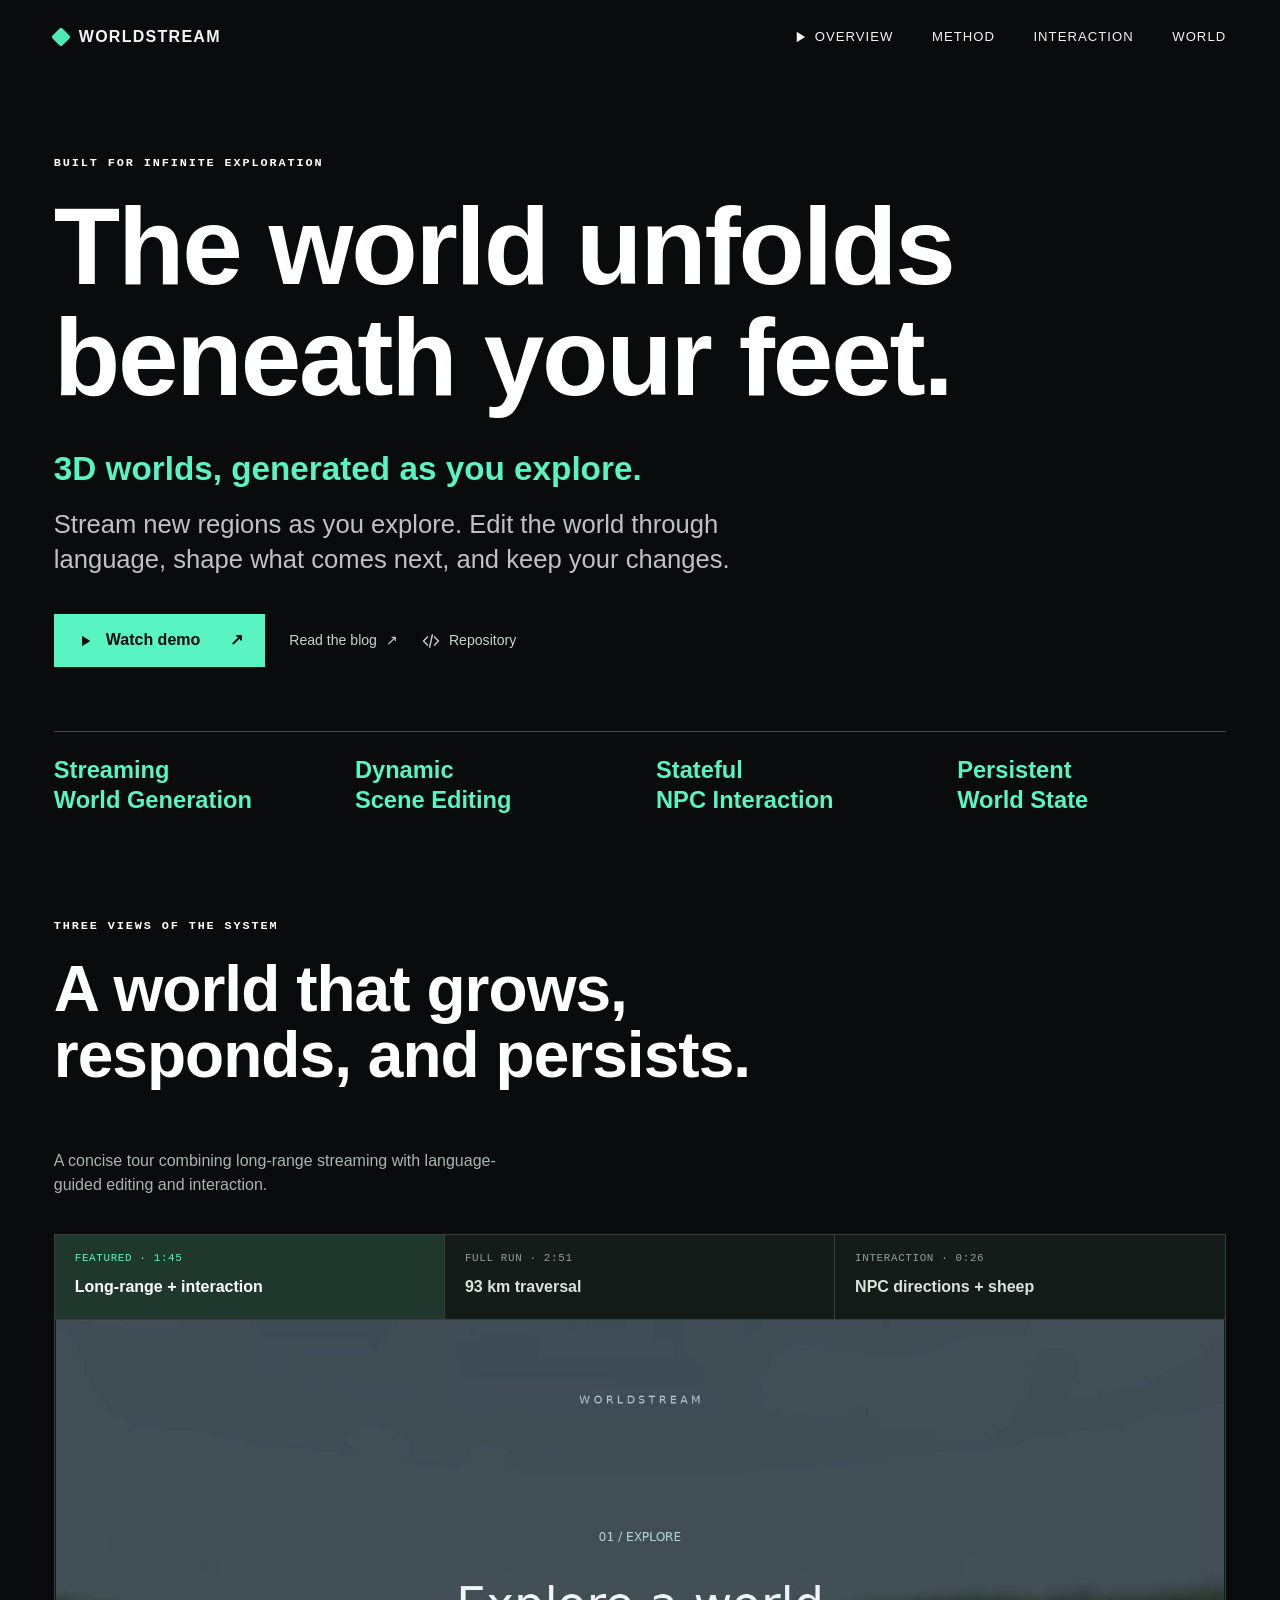
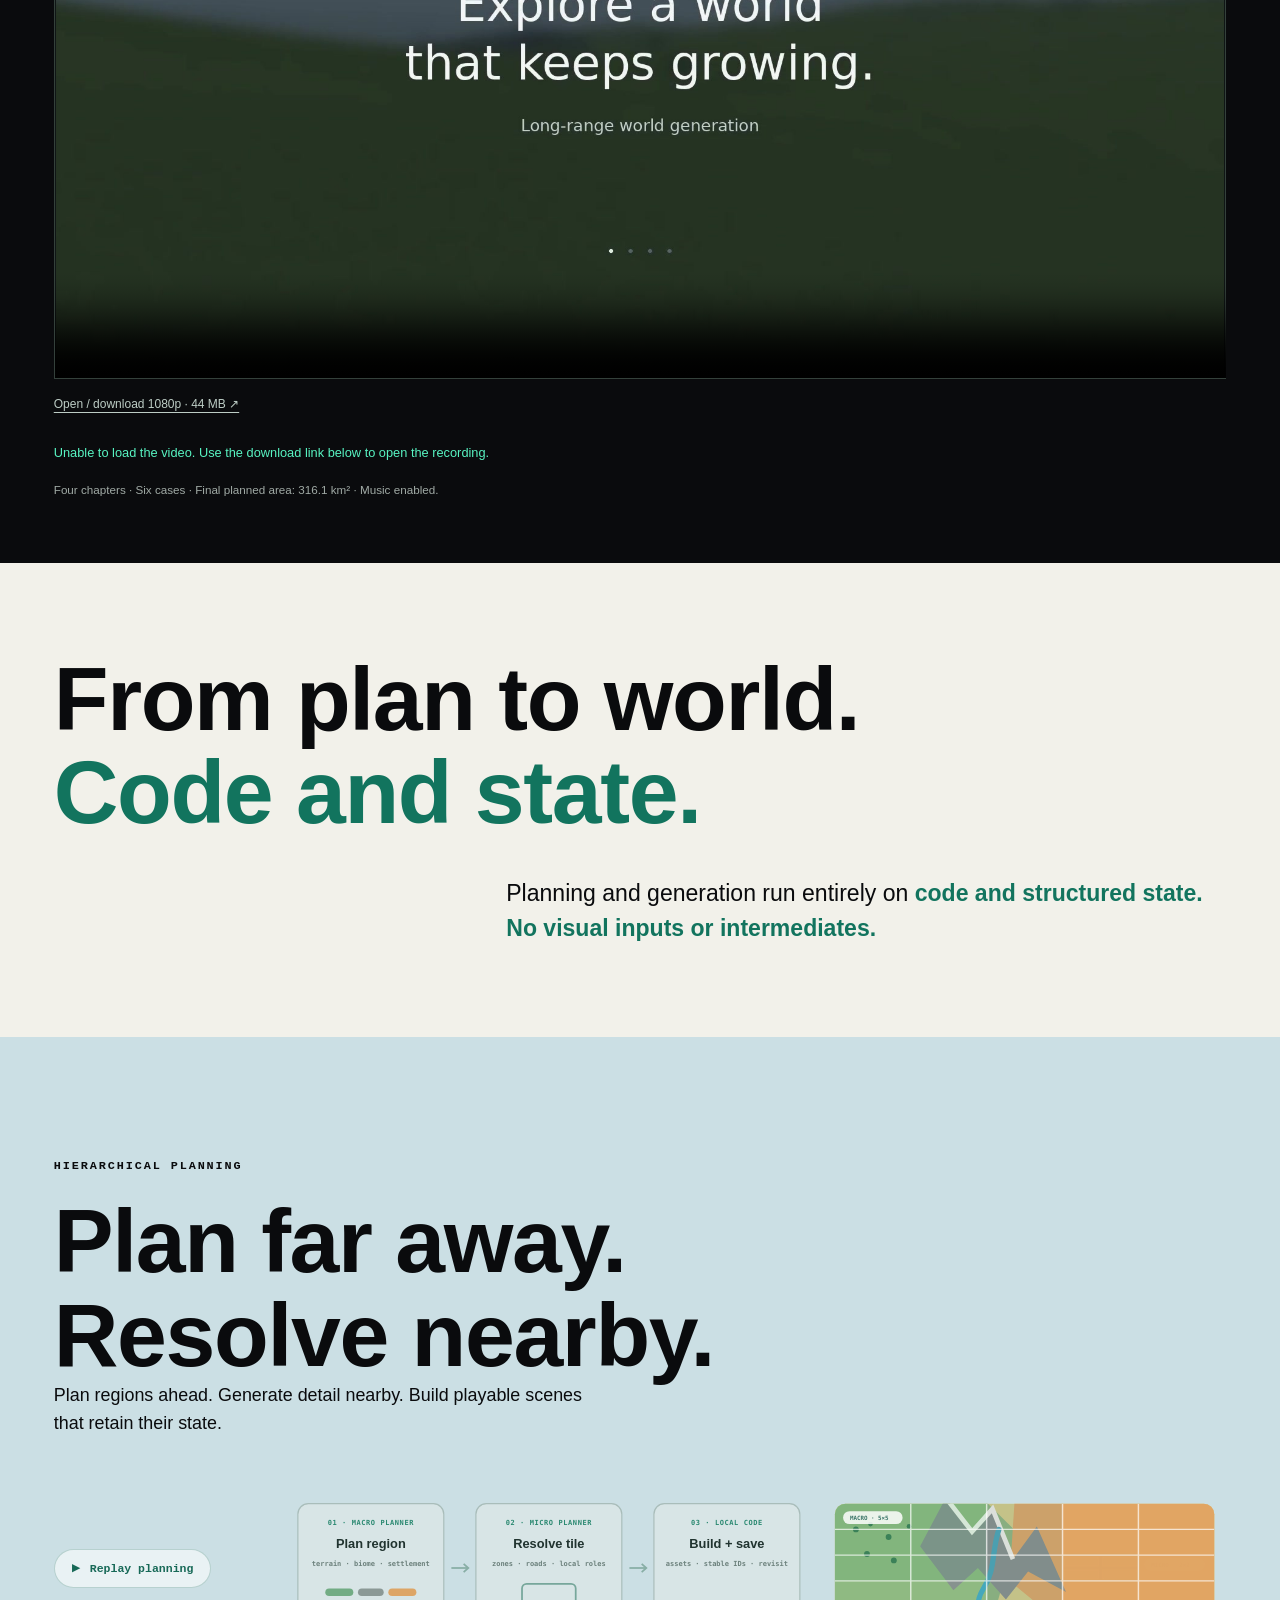
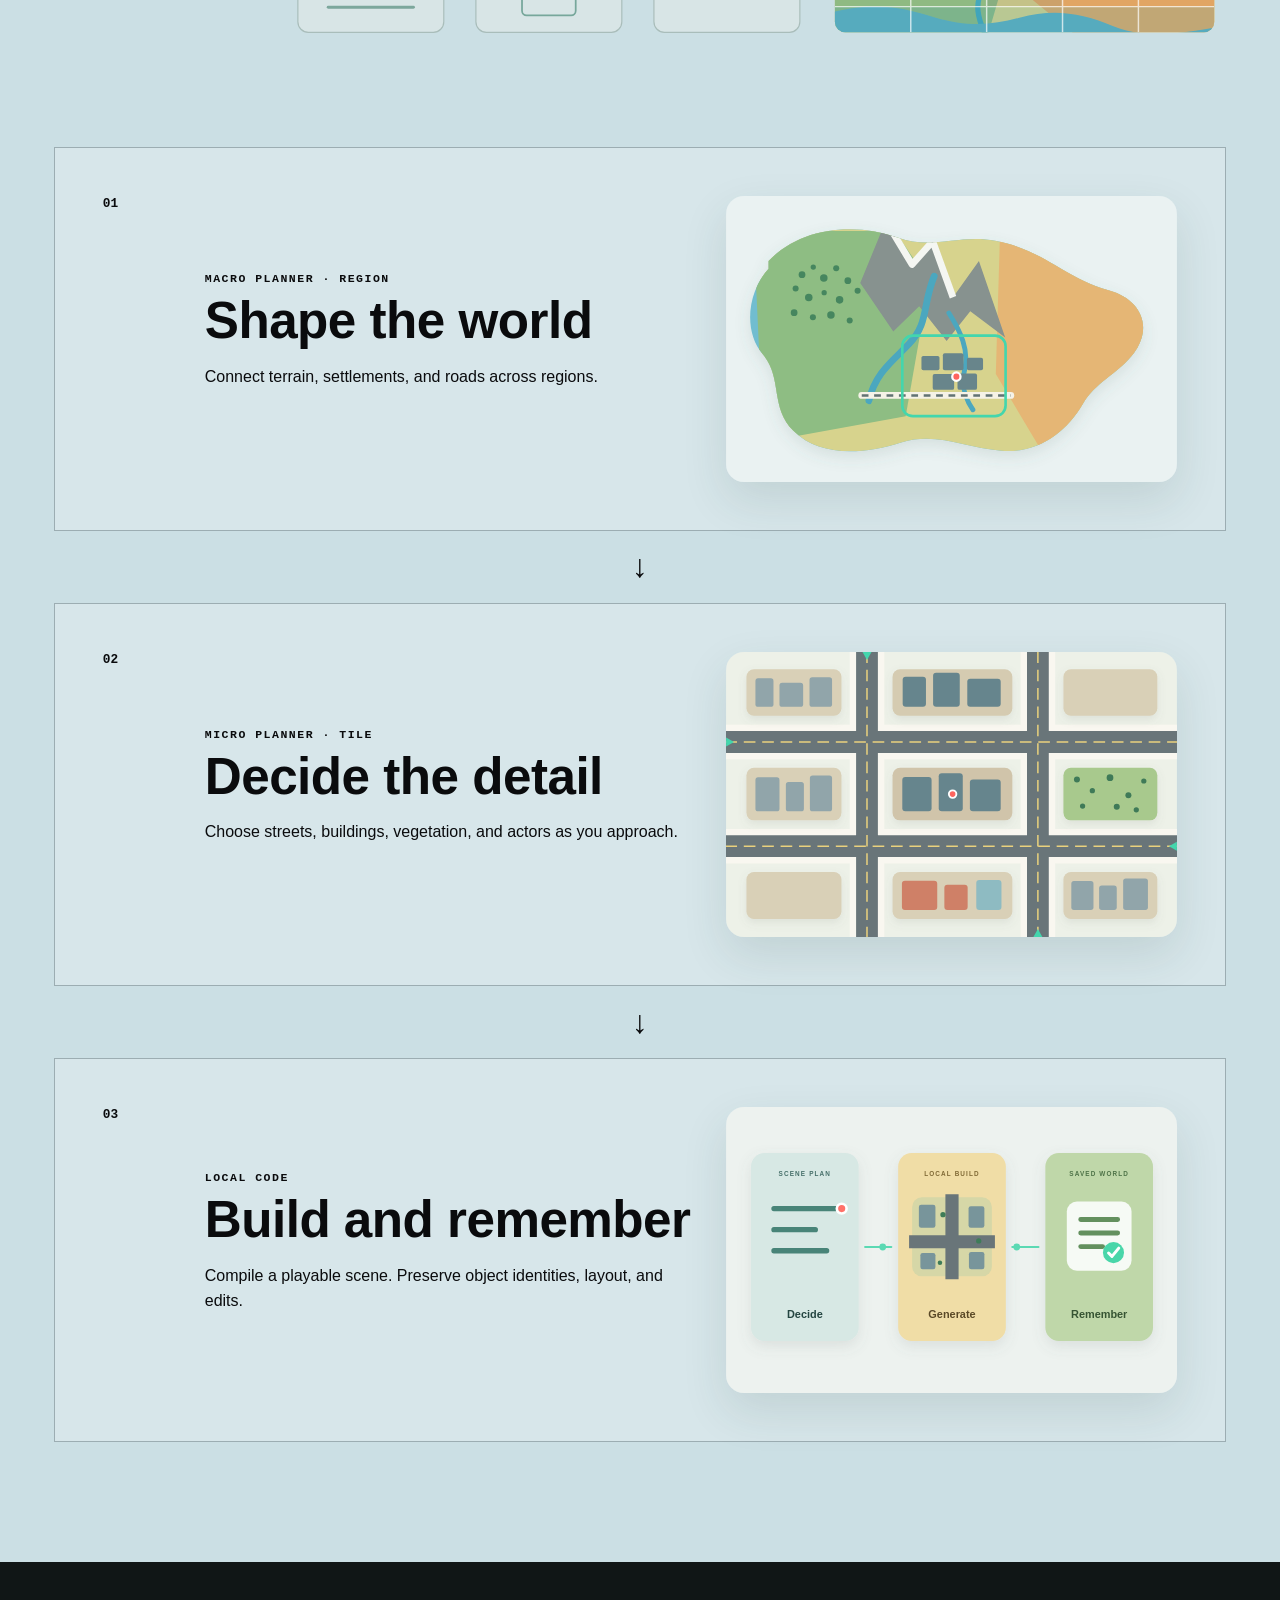
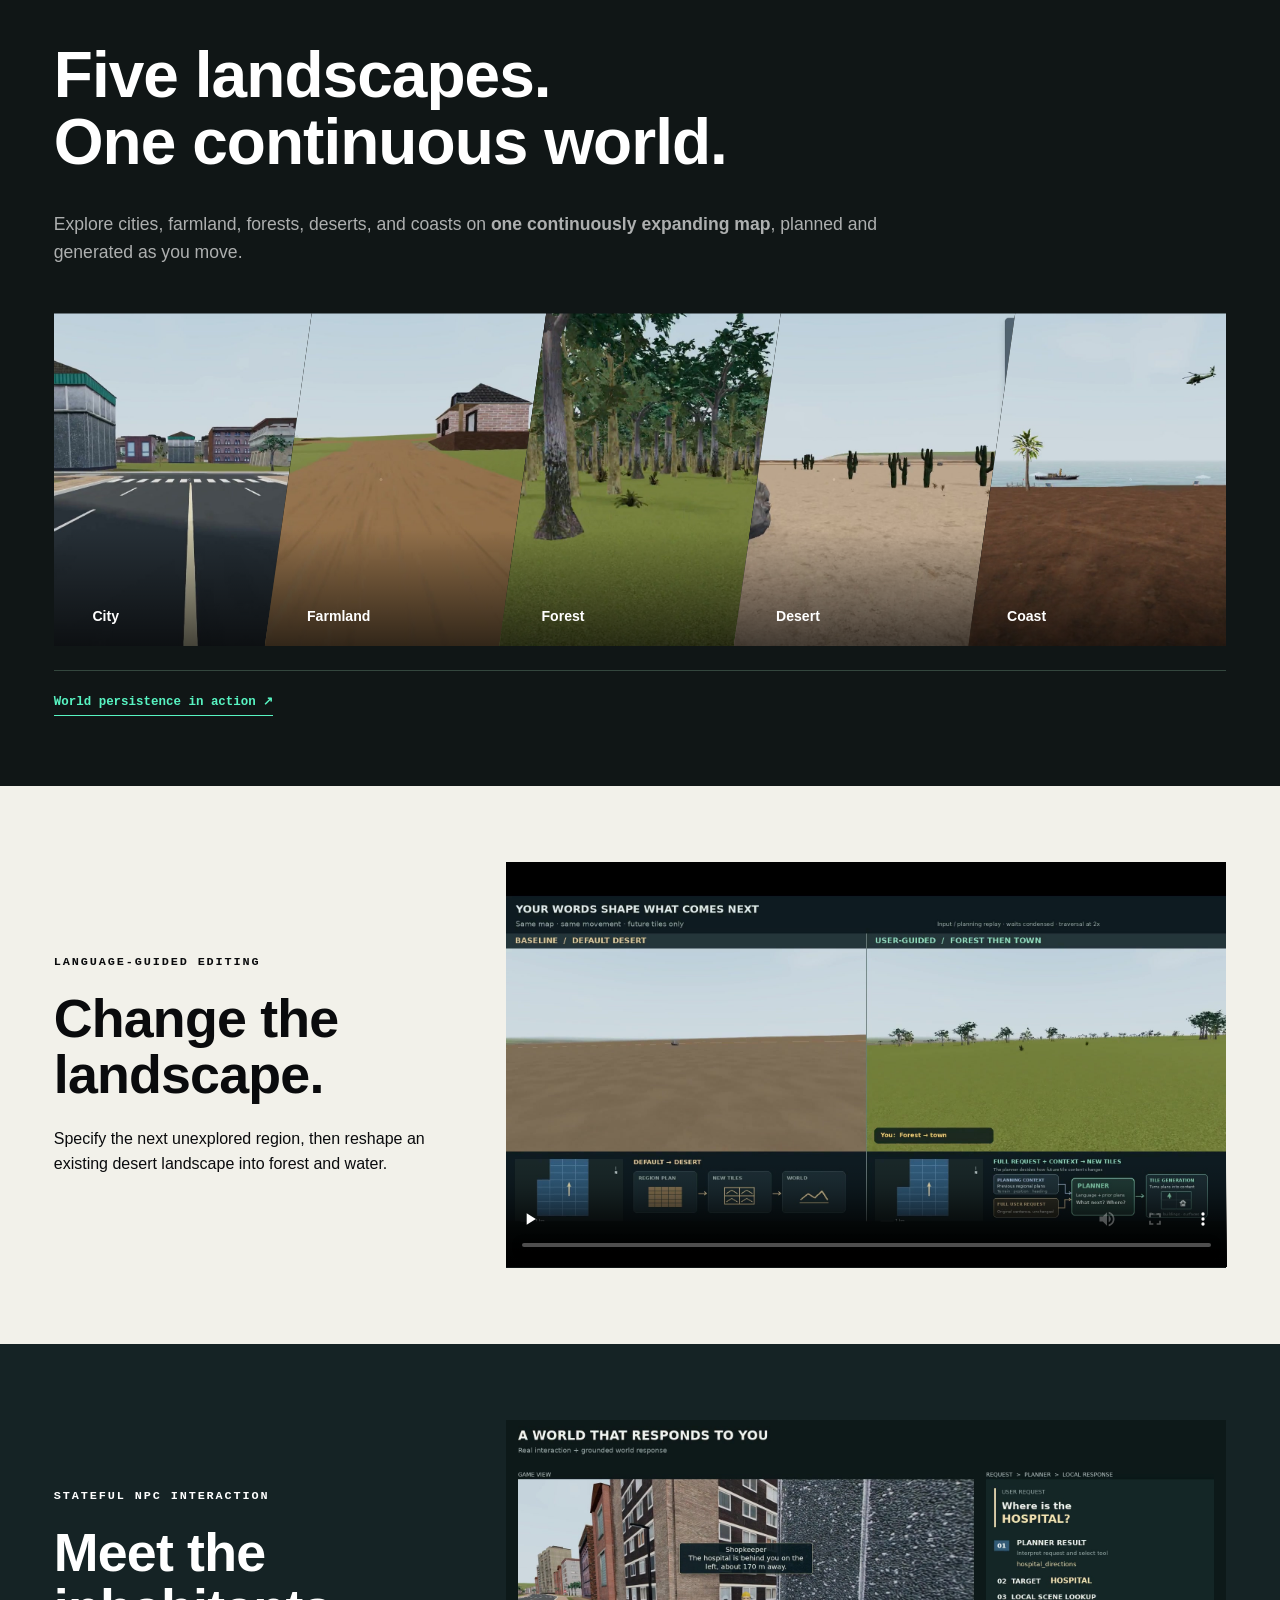
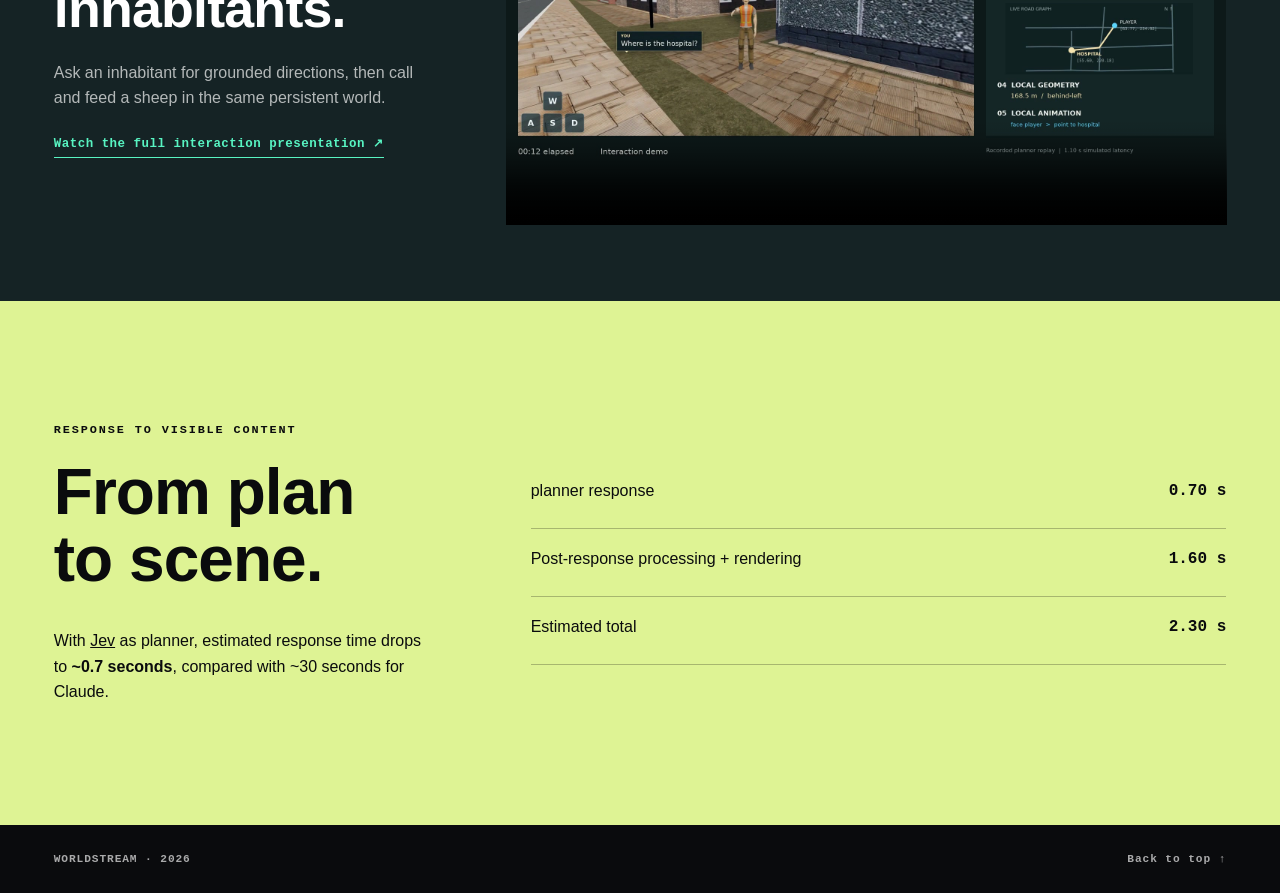
<file: index.html>
<!doctype html>
<html lang="en">
<head>
  <meta charset="utf-8" />
  <meta name="viewport" content="width=device-width, initial-scale=1" />
  <meta name="description" content="WorldStream is designed for infinite exploration: stream an expanding 3D world, dynamically edit scenes through language, shape upcoming regions, and preserve changes across revisits." />
  <title>WorldStream — 3D worlds, generated as you explore</title>
  <link rel="icon" href="data:image/svg+xml,<svg xmlns=%22http://www.w3.org/2000/svg%22 viewBox=%220 0 32 32%22><rect width=%2232%22 height=%2232%22 rx=%228%22 fill=%22%2309090b%22/><path d=%22M8 16 16 7l8 9-8 9z%22 fill=%22%2358f4c2%22/></svg>" />
  <link rel="stylesheet" href="styles.css" />
</head>
<body>
  <header class="nav" aria-label="Primary navigation">
    <a class="brand" href="#top"><span class="brand-mark"></span>WORLDSTREAM</a>
    <nav>
      <a href="#demo"><svg class="link-icon" viewBox="0 0 24 24" aria-hidden="true"><path d="m9 5 11 7-11 7Z"/></svg>Overview</a>
      <a href="#system">Method</a>
      <a href="#interaction">Interaction</a>
      <a href="#worlds">World</a>
    </nav>
  </header>

  <main id="top">
    <section class="hero">
      <div class="hero-copy">
        <p class="eyebrow">BUILT FOR INFINITE EXPLORATION</p>
        <h1>The world unfolds<br />beneath your feet.</h1>
        <p class="hero-tagline"><strong>3D worlds, generated as you explore.</strong></p>
        <p class="lede">Stream new regions as you explore. Edit the world through language, shape what comes next, and keep your changes.</p>
        <div class="hero-actions"><a class="primary-link" href="#demo"><svg class="link-icon" viewBox="0 0 24 24" aria-hidden="true"><path d="m8 5 11 7-11 7Z"/></svg>Watch demo <span aria-hidden="true">↗</span></a><a class="repo-link" href="blog/index.html">Read the blog <span aria-hidden="true">↗</span></a><a class="repo-link" href="https://github.com/krennic999/WorldStream" target="_blank" rel="noopener"><svg class="link-icon" viewBox="0 0 24 24" aria-hidden="true"><path d="m8 6-6 6 6 6m8-12 6 6-6 6M14 3l-4 18" fill="none" stroke="currentColor" stroke-width="1.8"/></svg>Repository</a></div>
        <div class="metric-row capability-row" aria-label="Core capabilities">
          <div><strong>Streaming<br />World Generation</strong></div>
          <div><strong>Dynamic<br />Scene Editing</strong></div>
          <div><strong>Stateful<br />NPC Interaction</strong></div>
          <div><strong>Persistent<br />World State</strong></div>
        </div>
      </div>
    </section>

    <section id="demo" class="demo-section" aria-labelledby="demo-title">
      <div class="demo-heading"><div><p class="eyebrow">THREE VIEWS OF THE SYSTEM</p><h2 id="demo-title">A world that grows,<br />responds, and persists.</h2></div><p id="demo-description">A concise edited tour combining long-range streaming with language-guided editing and interaction.</p></div>
      <div class="demo-library" role="tablist" aria-label="Choose a WorldStream demonstration">
        <button type="button" role="tab" aria-selected="true" data-demo="complete"><span>Featured · 1:45</span><strong>Long-range + interaction</strong></button>
        <button type="button" role="tab" aria-selected="false" data-demo="longRange"><span>Full run · 2:51</span><strong>93 km traversal</strong></button>
        <button type="button" role="tab" aria-selected="false" data-demo="interaction"><span>Interaction · 0:26</span><strong>NPC directions + sheep</strong></button>
      </div>
      <video id="tour-video" class="tour-video" controls playsinline preload="none" poster="assets/demo-20260928/featured-planned-area-poster.jpg" aria-label="WorldStream long-range and interaction demo">
        Your browser does not support embedded video.
      </video>
      <div class="video-options">
        <div class="video-downloads">
          <a id="download-original" target="_blank" rel="noopener">Open / download 1080p · 59 MB ↗</a>
        </div>
      </div>
      <div class="demo-chapters" role="group" aria-label="Jump to a demo chapter" hidden>
        <button type="button" data-seek="0"><span>00:00</span>City &amp; conversations</button>
        <button type="button" data-seek="65"><span>01:05</span>Meet the sheep</button>
        <button type="button" data-seek="100"><span>01:40</span>Across the farmland</button>
        <button type="button" data-seek="160"><span>02:40</span>Into the forest</button>
        <button type="button" data-seek="211"><span>03:31</span>Edit the landscape</button>
        <button type="button" data-seek="263"><span>04:23</span>Coast &amp; helicopter</button>
        <button type="button" data-seek="298"><span>04:58</span>World persistence</button>
      </div>
      <p id="playback-status" class="playback-status" role="status"></p>
      <div class="demo-footnote"><p id="demo-note">Edited overview · Long-range traversal and interaction in one cut.</p></div>
    </section>

    <section class="statement">
      <h2>From plan to world.<br /><em>Code and state.</em></h2>
      <p>Planning and generation run entirely on <strong>code and structured state.</strong> <strong>No visual inputs or intermediates.</strong></p>
    </section>

    <section id="system" class="system-section">
      <div class="section-heading">
        <p class="eyebrow">HIERARCHICAL PLANNING</p>
        <h2>Plan far away.<br />Resolve nearby.</h2>
        <p>Plan regions ahead. Generate detail nearby. Build playable scenes that retain their state.</p>
      </div>
      <div class="planning-showcase">
        <div class="planning-toolbar">
          <button id="replay-planning" type="button"><span aria-hidden="true">▶</span> Replay planning</button>
        </div>
        <figure class="tile-planning-demo">
          <img id="tile-planning-animation" src="assets/tile-planning-demo.svg" alt="Animation showing Macro Planner assigning roles to a five by five region and Micro Planner resolving a nearby tile into four zones" />
        </figure>
      </div>

      <div class="pipeline" role="img" aria-label="Macro Planner plans a large region, Micro Planner refines nearby tiles, then local code compiles a persistent world">
        <article class="stage macro-stage">
          <div class="stage-index">01</div>
          <div>
            <p class="stage-label">MACRO PLANNER · REGION</p>
            <h3>Shape the world</h3>
            <p>Connect terrain, settlements, and roads across regions.</p>
          </div>
          <figure class="stage-real">
            <img data-planning-graphic src="assets/macro-layout.svg" alt="A simplified Macro Planner natural map with ocean, mountains, rivers, forests, desert, settlements, and the next planning frontier" />
          </figure>
        </article>

        <div class="flow-arrow" aria-hidden="true">↓</div>

        <article class="stage micro-stage">
          <div class="stage-index">02</div>
          <div>
            <p class="stage-label">MICRO PLANNER · TILE</p>
            <h3>Decide the detail</h3>
            <p>Choose streets, buildings, vegetation, and actors as you approach.</p>
          </div>
          <figure class="stage-real">
            <img data-planning-graphic src="assets/micro-city-layout.svg" alt="A city-scale Micro Planner plan abstracted from a generated aerial view, with dense blocks, arterials, local streets, civic facilities, parks, and edge connections" />
          </figure>
        </article>

        <div class="flow-arrow" aria-hidden="true">↓</div>

        <article class="stage compiler-stage">
          <div class="stage-index">03</div>
          <div>
            <p class="stage-label">LOCAL CODE</p>
            <h3>Build and remember</h3>
            <p>Compile a playable scene. Preserve object identities, layout, and edits.</p>
          </div>
          <figure class="stage-real stage-code-real">
            <img data-planning-graphic src="assets/local-compiler.svg" alt="A simple animated flow from a planner output through local scene generation to a saved playable tile" />
          </figure>
        </article>
      </div>
    </section>

    <section id="worlds" class="worlds">
      <div class="worlds-copy">
        <h2>Five landscapes.<br />One continuous world.</h2>
        <p>Explore cities, farmland, forests, deserts, and coasts on <strong>one continuously expanding map</strong>, planned and generated as you move.</p>
      </div>
      <div class="biome-showcase">
        <div class="landscape-thumbnails" aria-label="Five landscapes in one world">
          <figure><img src="assets/demo-20260928/city.jpg" loading="lazy" width="1600" height="900" alt="City blocks and a paved intersection" /><figcaption>City</figcaption></figure>
          <figure><img src="assets/demo-20260928/farmland.jpg?v=3" loading="lazy" width="1600" height="900" alt="A rural house beside planted crop fields and a dirt road" /><figcaption>Farmland</figcaption></figure>
          <figure><img src="assets/demo-20260928/forest.jpg?v=2" loading="lazy" width="1600" height="900" alt="An open view through layered trees and forest canopy" /><figcaption>Forest</figcaption></figure>
          <figure><img src="assets/demo-20260928/desert.jpg?v=2" loading="lazy" width="1600" height="900" alt="Cacti and boulders on sandy desert terrain" /><figcaption>Desert</figcaption></figure>
          <figure><img src="assets/demo-20260928/coast.jpg?v=2" loading="lazy" width="1600" height="900" alt="Boats on the sea beside a palm-lined beach" /><figcaption>Coast</figcaption></figure>
        </div>
        <div class="revisit-note"><button class="chapter-link" type="button" data-seek="298">World persistence in action ↗</button></div>
      </div>
    </section>

    <section id="interaction" class="interaction-section">
      <div class="section-heading interaction-heading">
        <p class="eyebrow">LANGUAGE-GUIDED EDITING</p>
        <h2>Change the landscape.</h2>
        <p>Specify the next unexplored region, then reshape an existing desert landscape into forest and water.</p>
      </div>

      <div class="edit-showcase">
        <figure class="excerpt-media"><video id="edit-video" controls playsinline preload="none" poster="assets/demo-20260928/interaction-landscape-poster.jpg" aria-label="Planning a future region followed by a split-screen desert oasis edit"></video></figure>
      </div>
    </section>

    <section class="npc-section">
      <div class="npc-copy">
        <p class="eyebrow">STATEFUL NPC INTERACTION</p>
        <h2>Meet the inhabitants.</h2>
        <p>Ask an inhabitant for grounded directions, then call and feed a sheep in the same persistent world.</p>
        <button class="npc-lab-link chapter-link" type="button" data-seek="4">Watch the full interaction presentation ↗</button>
      </div>

      <figure class="npc-media fullbleed-media">
        <video id="npc-video" controls playsinline preload="none" poster="assets/demo-20260928/interaction-npc-poster.jpg" aria-label="Hospital directions followed by calling and feeding a sheep"></video>
      </figure>
    </section>

    <section class="latency-section" aria-labelledby="latency-title">
      <div>
        <p class="eyebrow">RESPONSE TO VISIBLE CONTENT</p>
        <h2 id="latency-title">From plan<br />to scene.</h2>
        <p class="latency-note">With <a href="https://typesafe.ai/" target="_blank" rel="noopener">Jev</a> as planner, estimated response time drops to <strong>~0.7 seconds</strong>, compared with ~30 seconds for Claude.</p>
      </div>
      <div class="latency-chart" aria-label="Estimated warm-cache latency from four repeat saved-response replay trials">
        <div class="latency-bar"><b>planner response</b><strong>0.70 s</strong></div>
        <div class="latency-bar"><b>Post-response processing + rendering</b><strong>1.60 s</strong></div>
        <div class="latency-bar"><b>Estimated total</b><strong>2.30 s</strong></div>
      </div>
    </section>

  </main>

  <footer>
    <span>WORLDSTREAM · 2026</span>
    <a class="footer-link" href="#top">Back to top ↑</a>
  </footer>
  <script src="media-config.js?v=20261006-r2-media"></script>
  <script src="script.js?v=20261006-r2-media"></script>
</body>
</html>
</file>
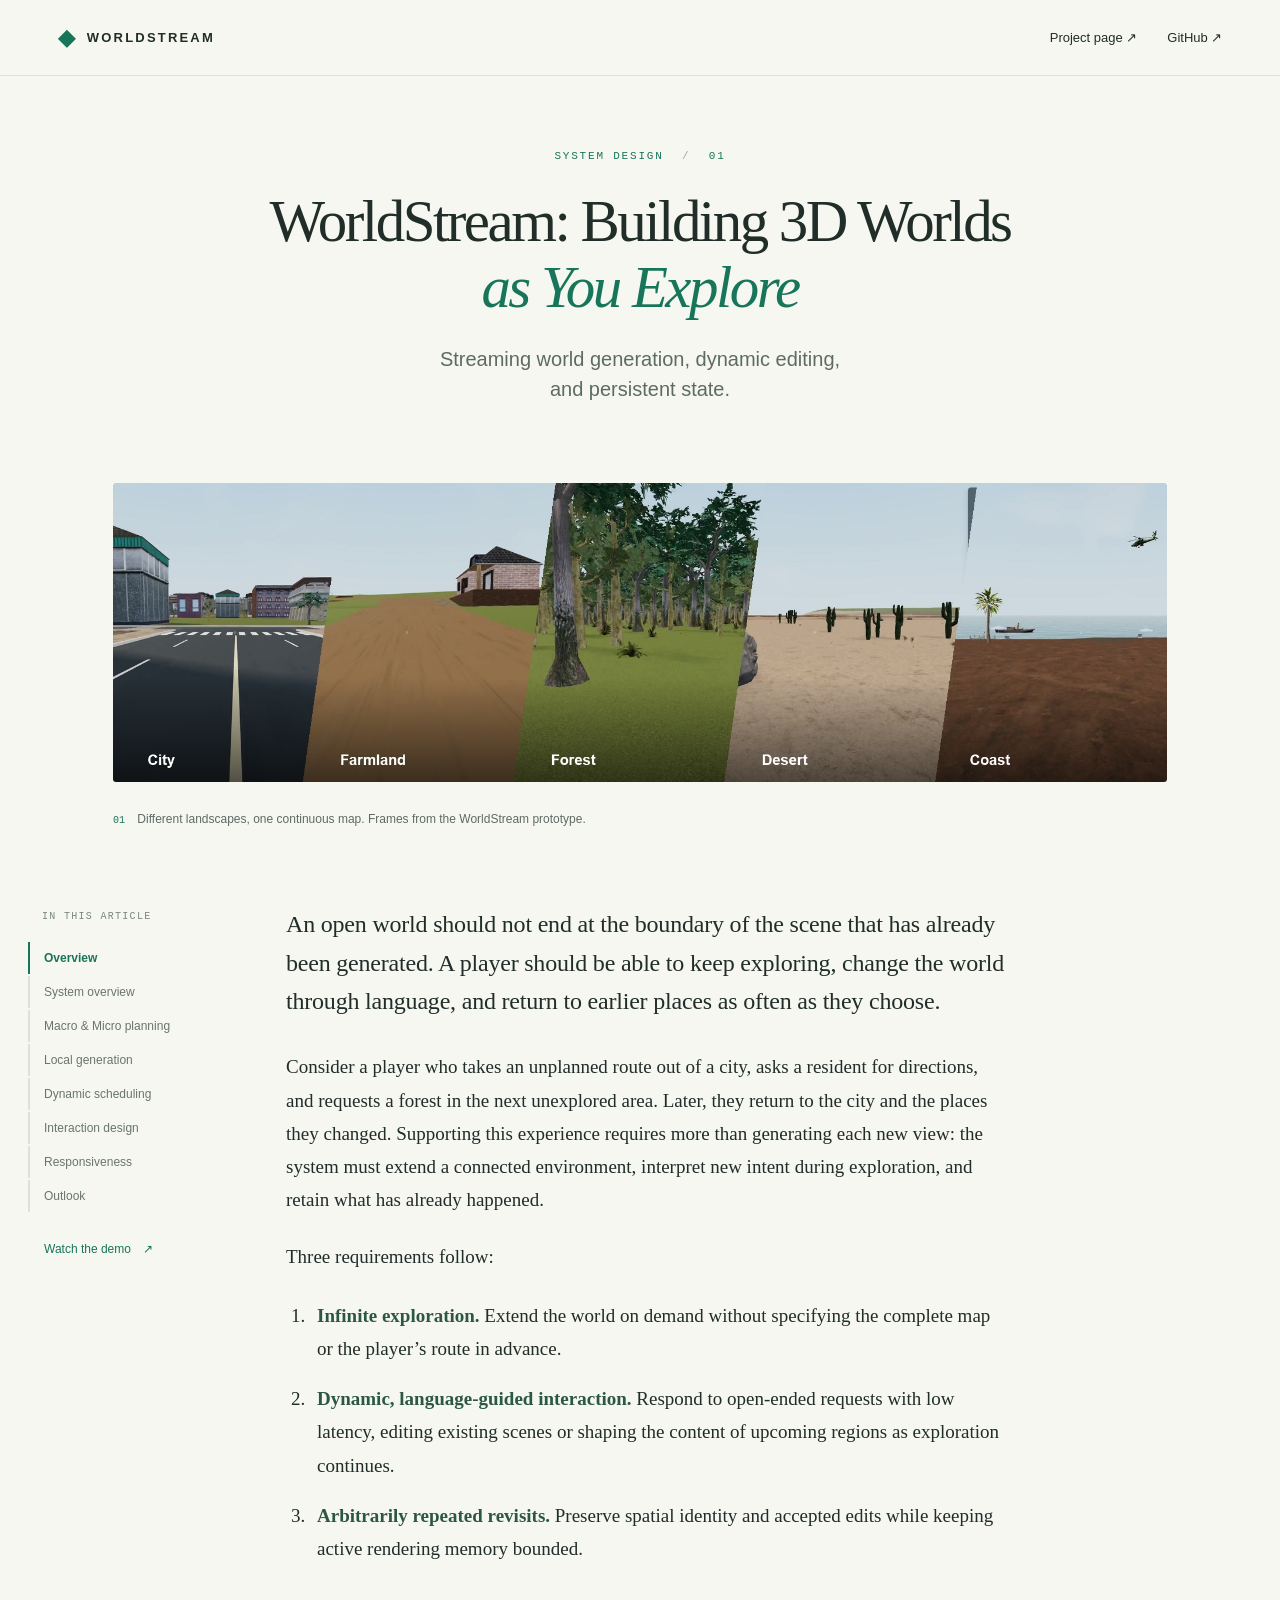
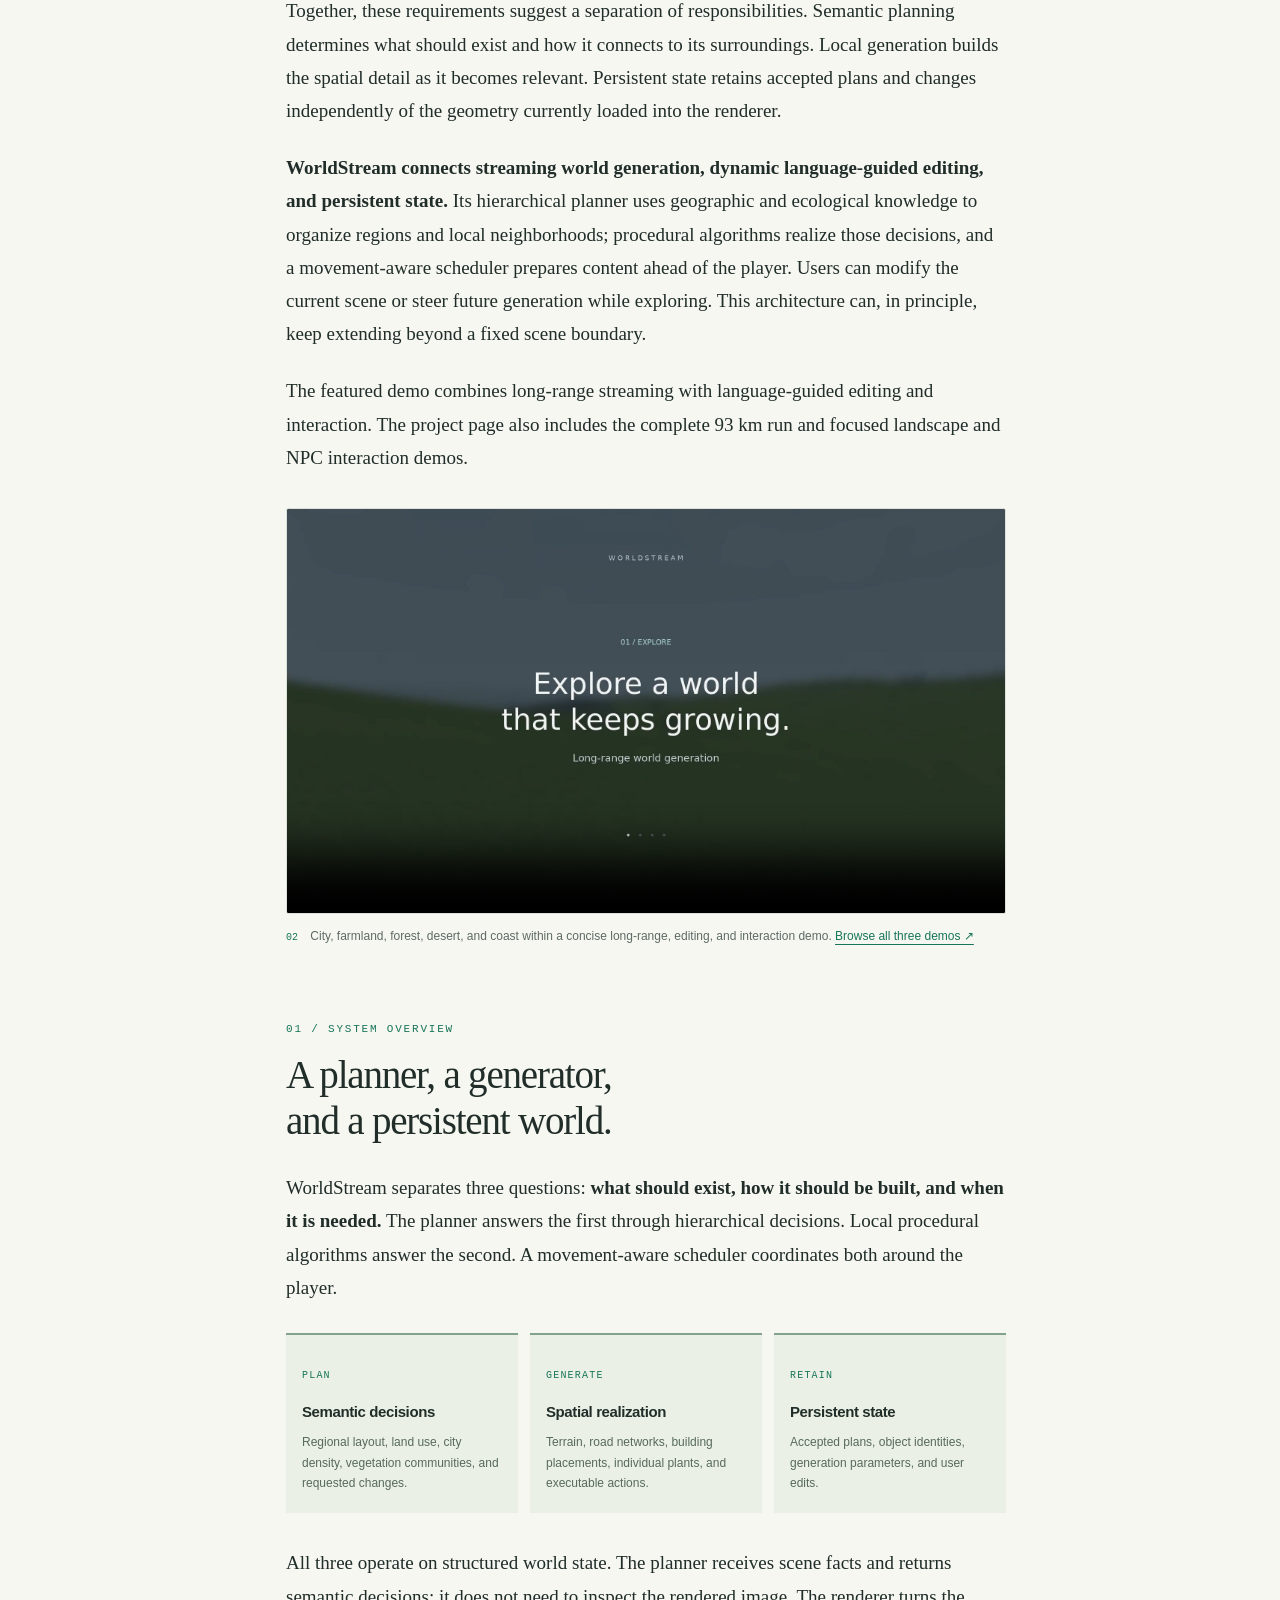
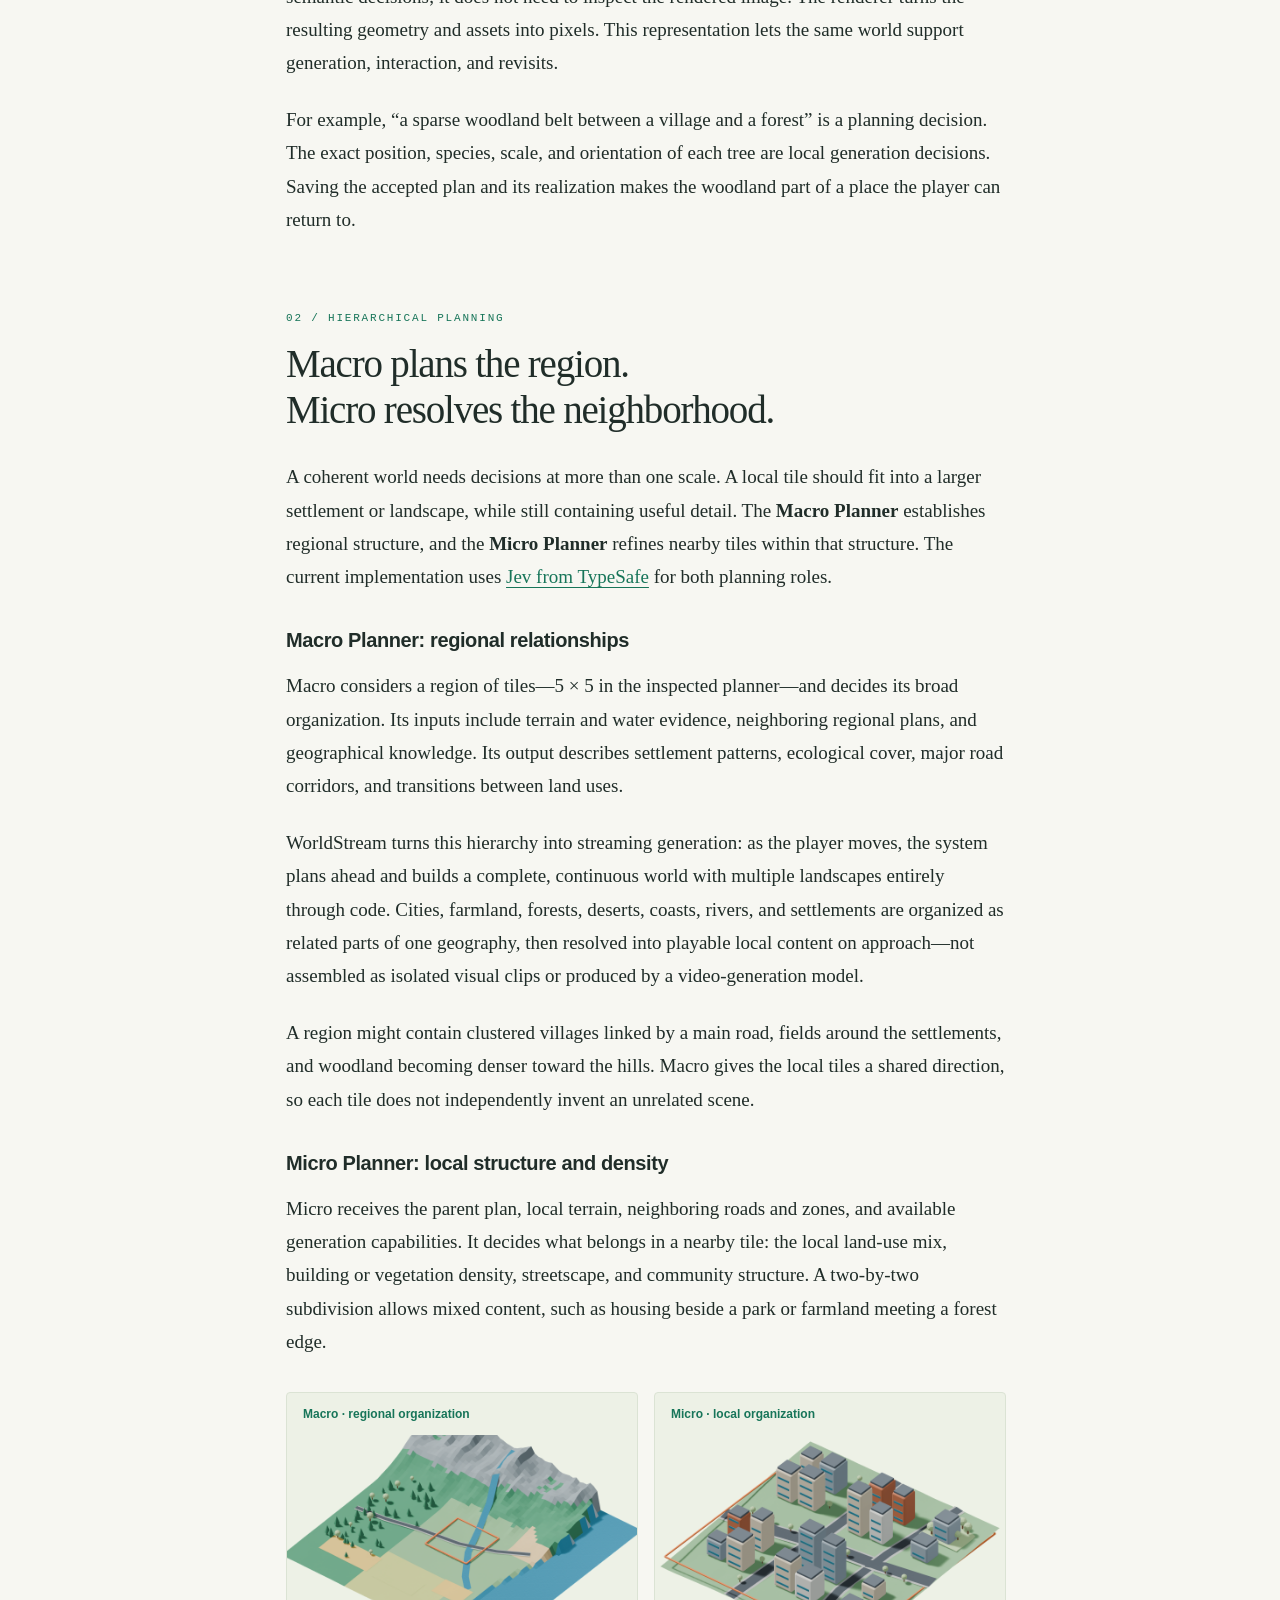
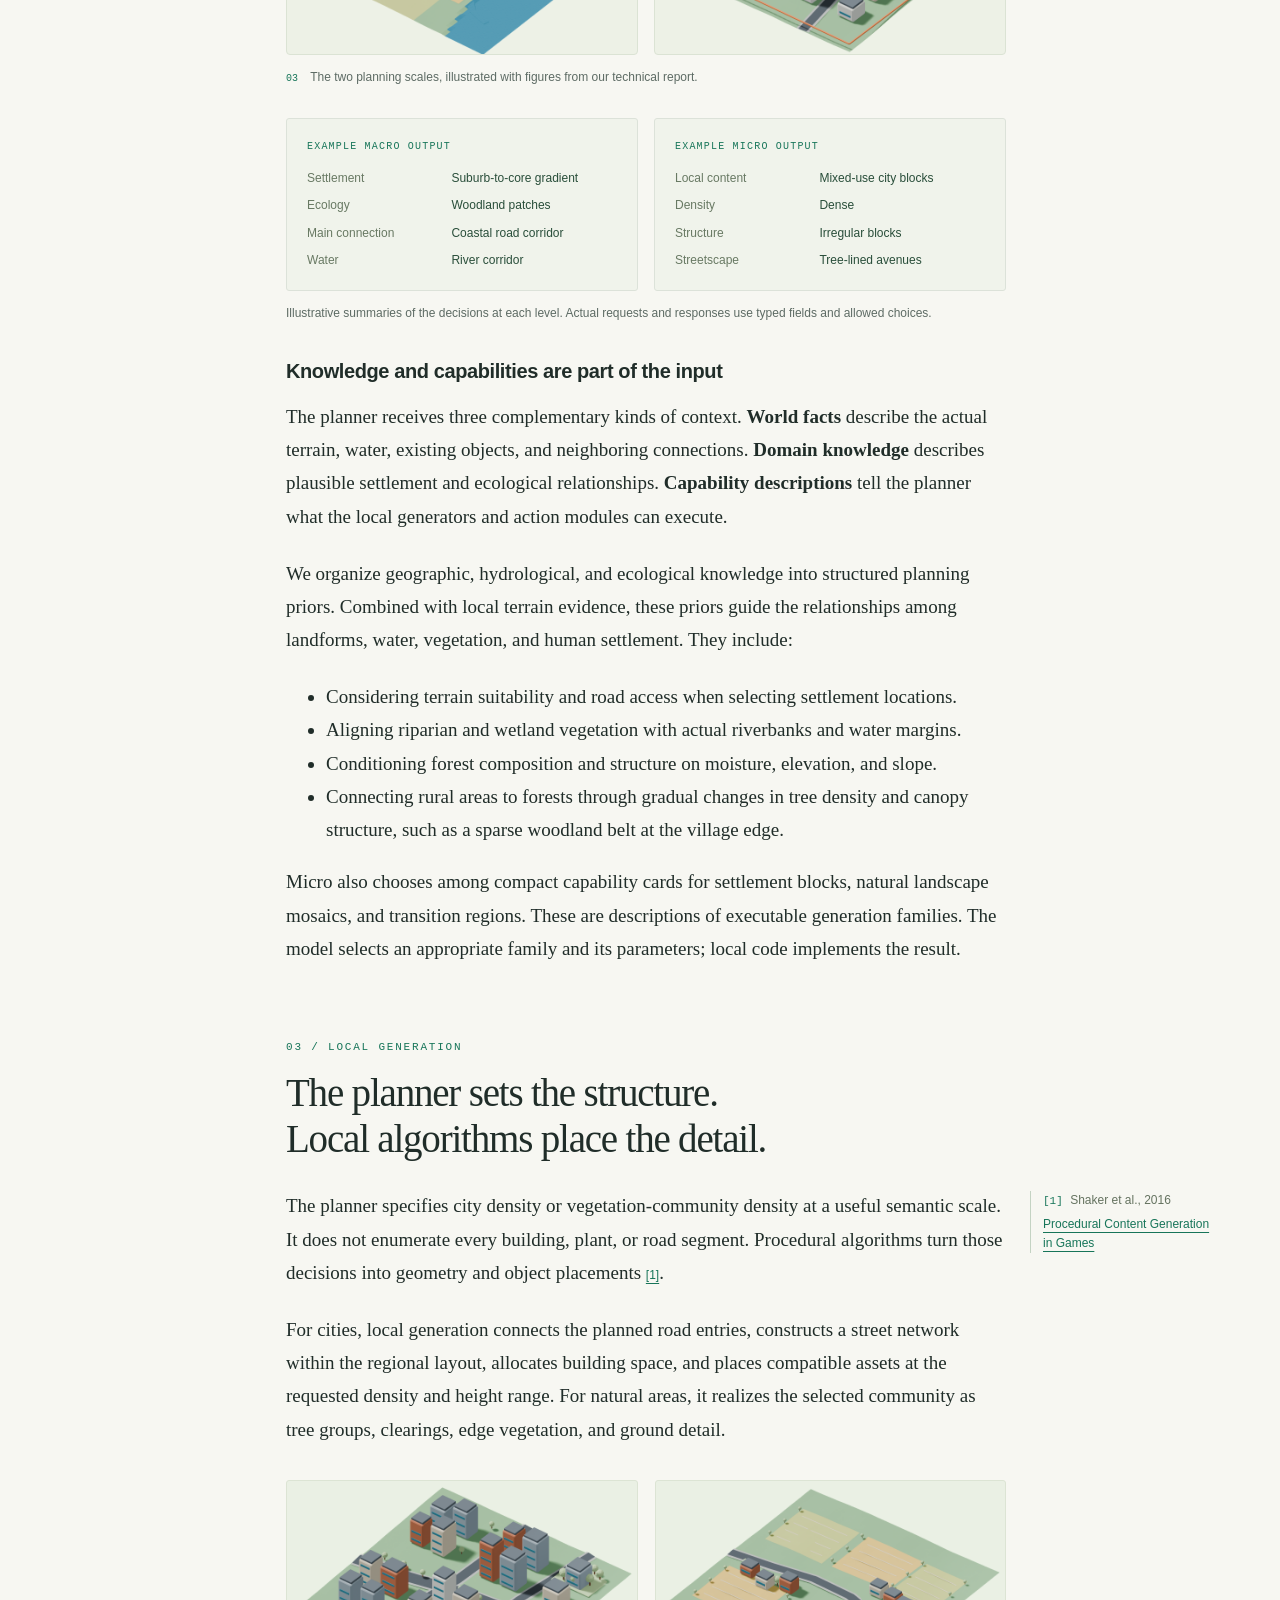
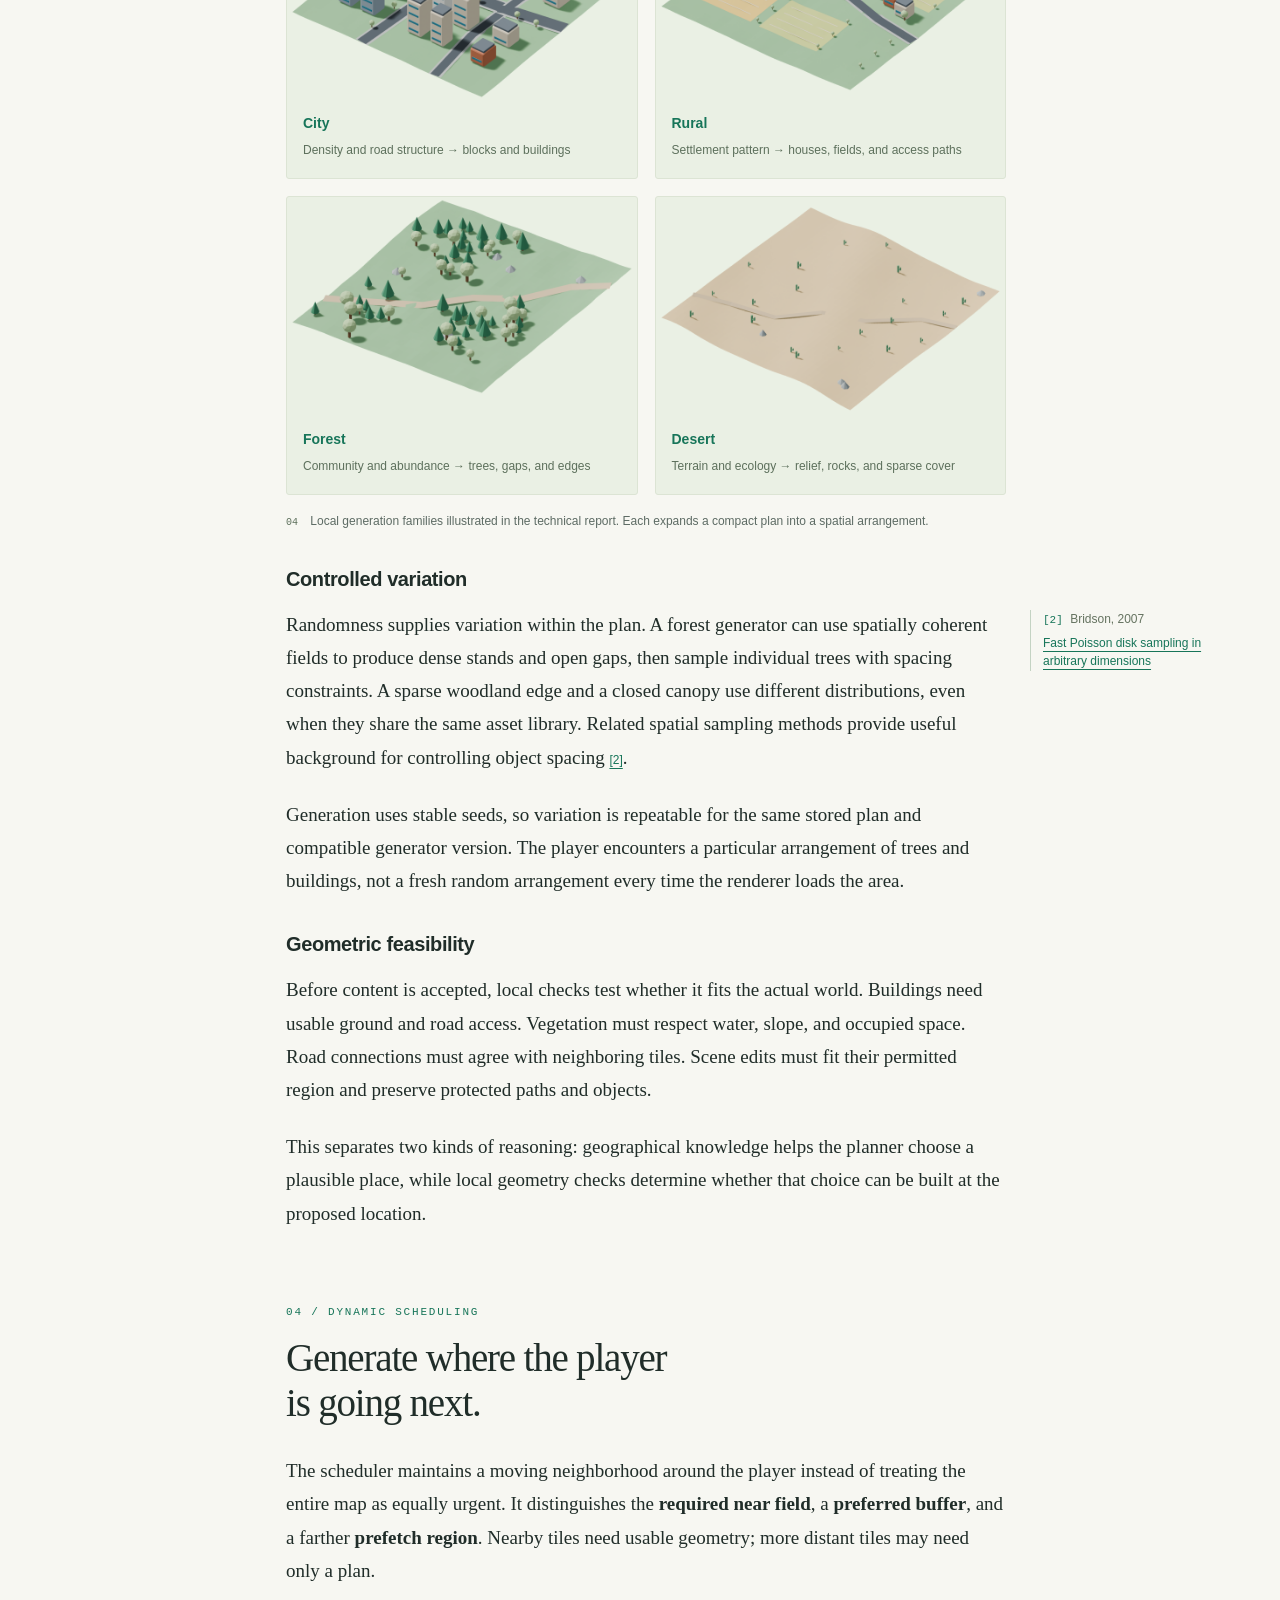
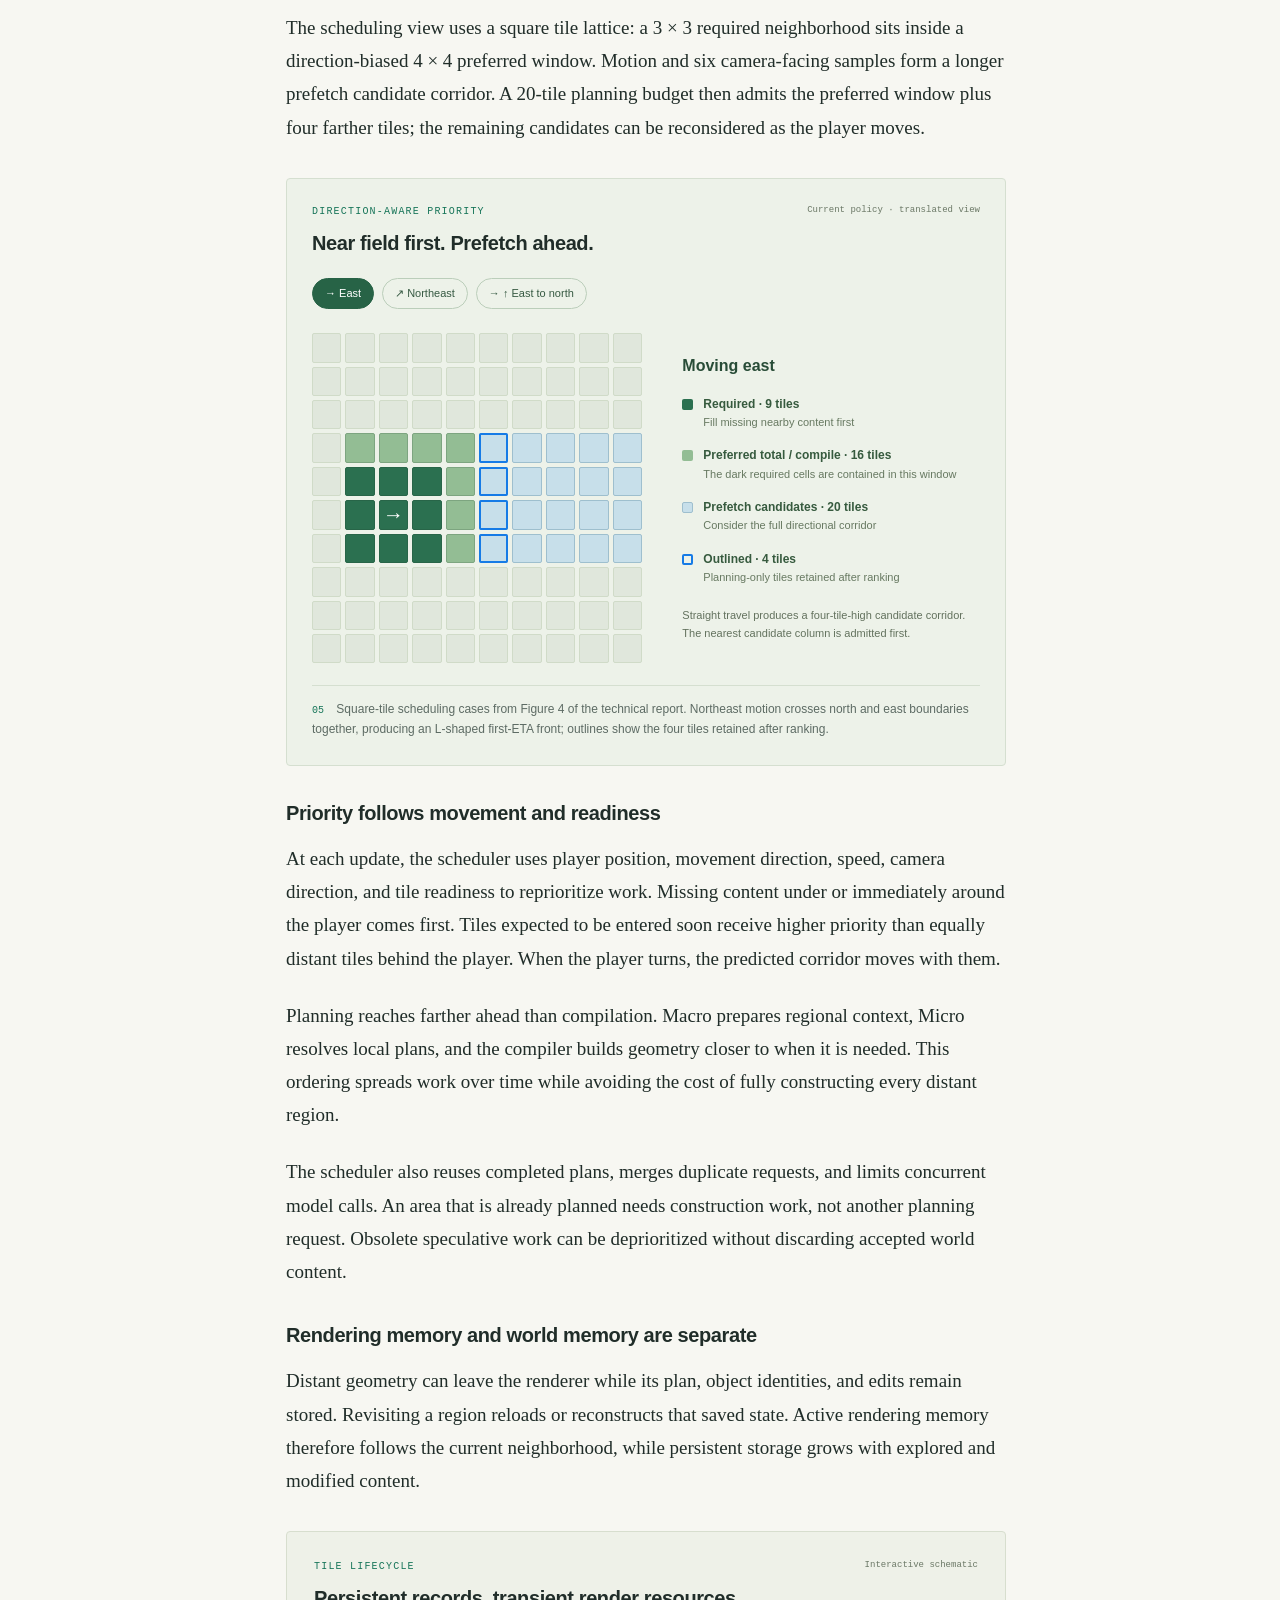
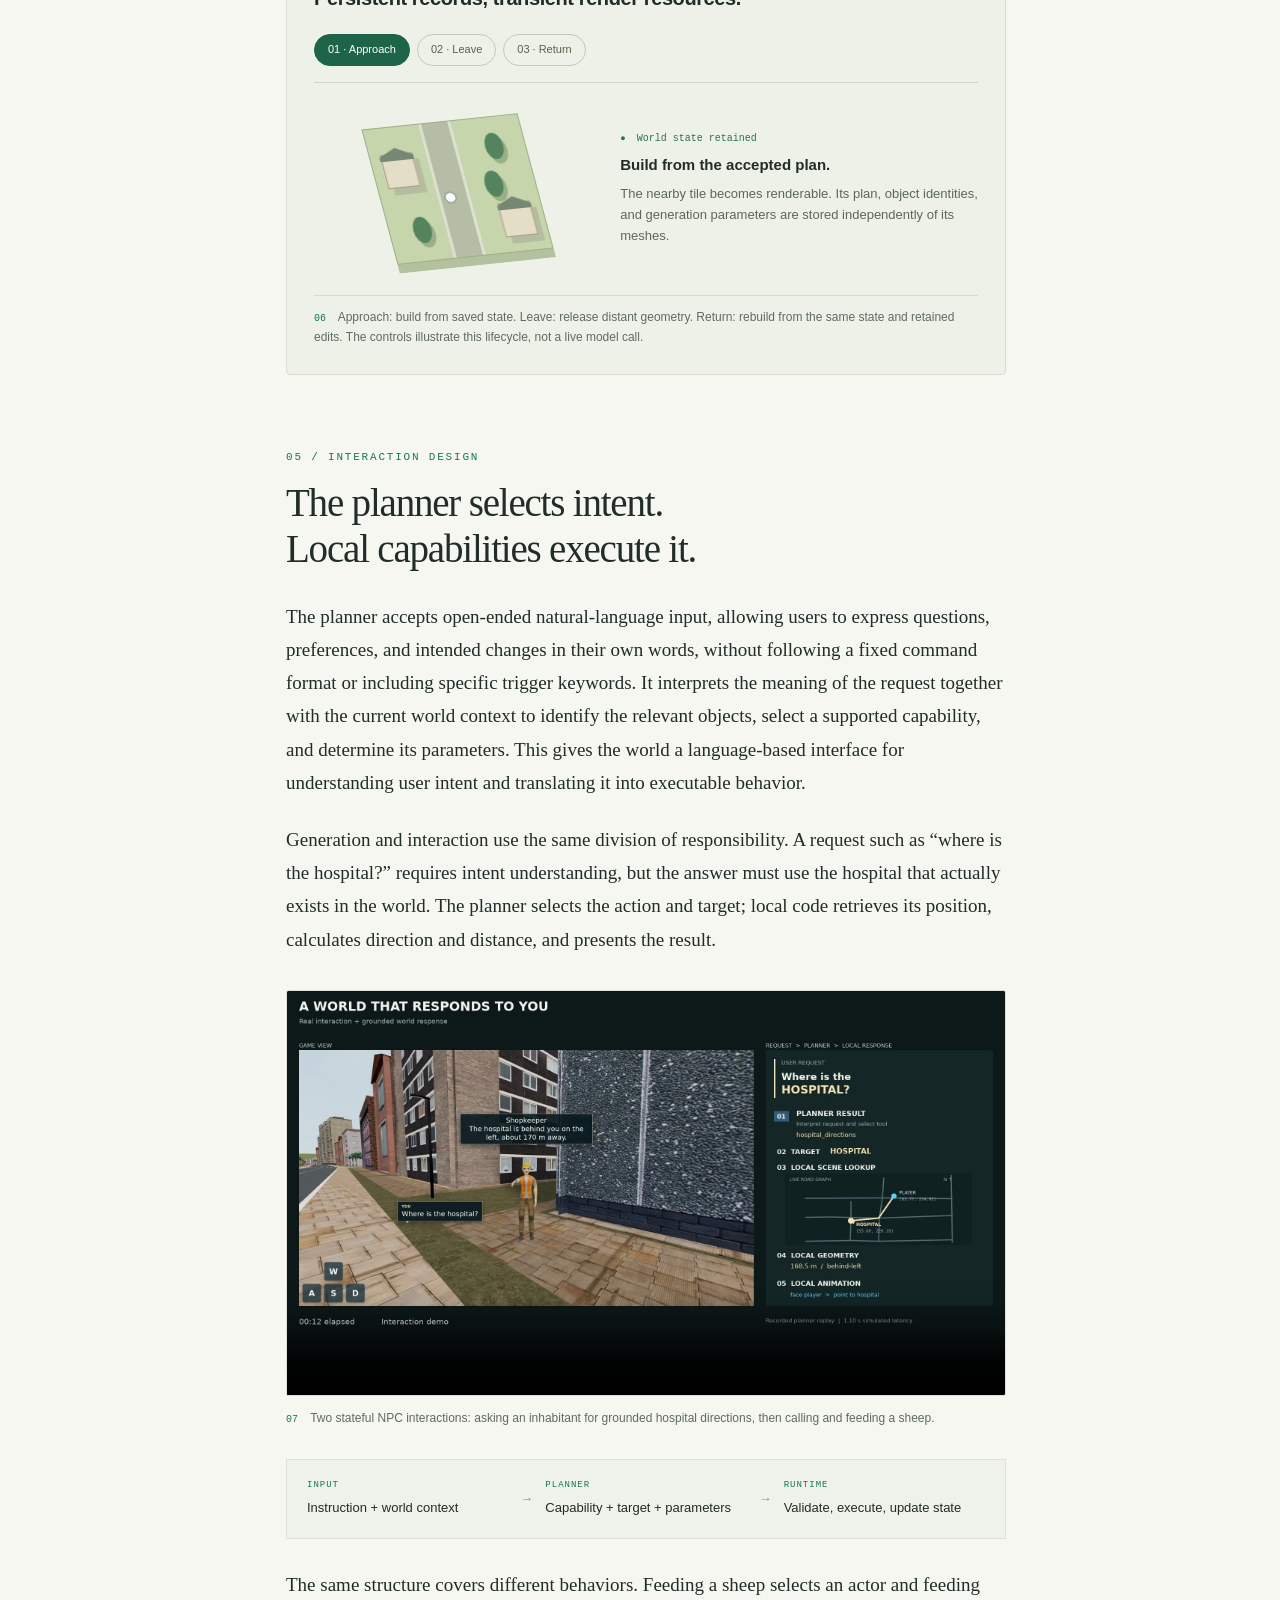
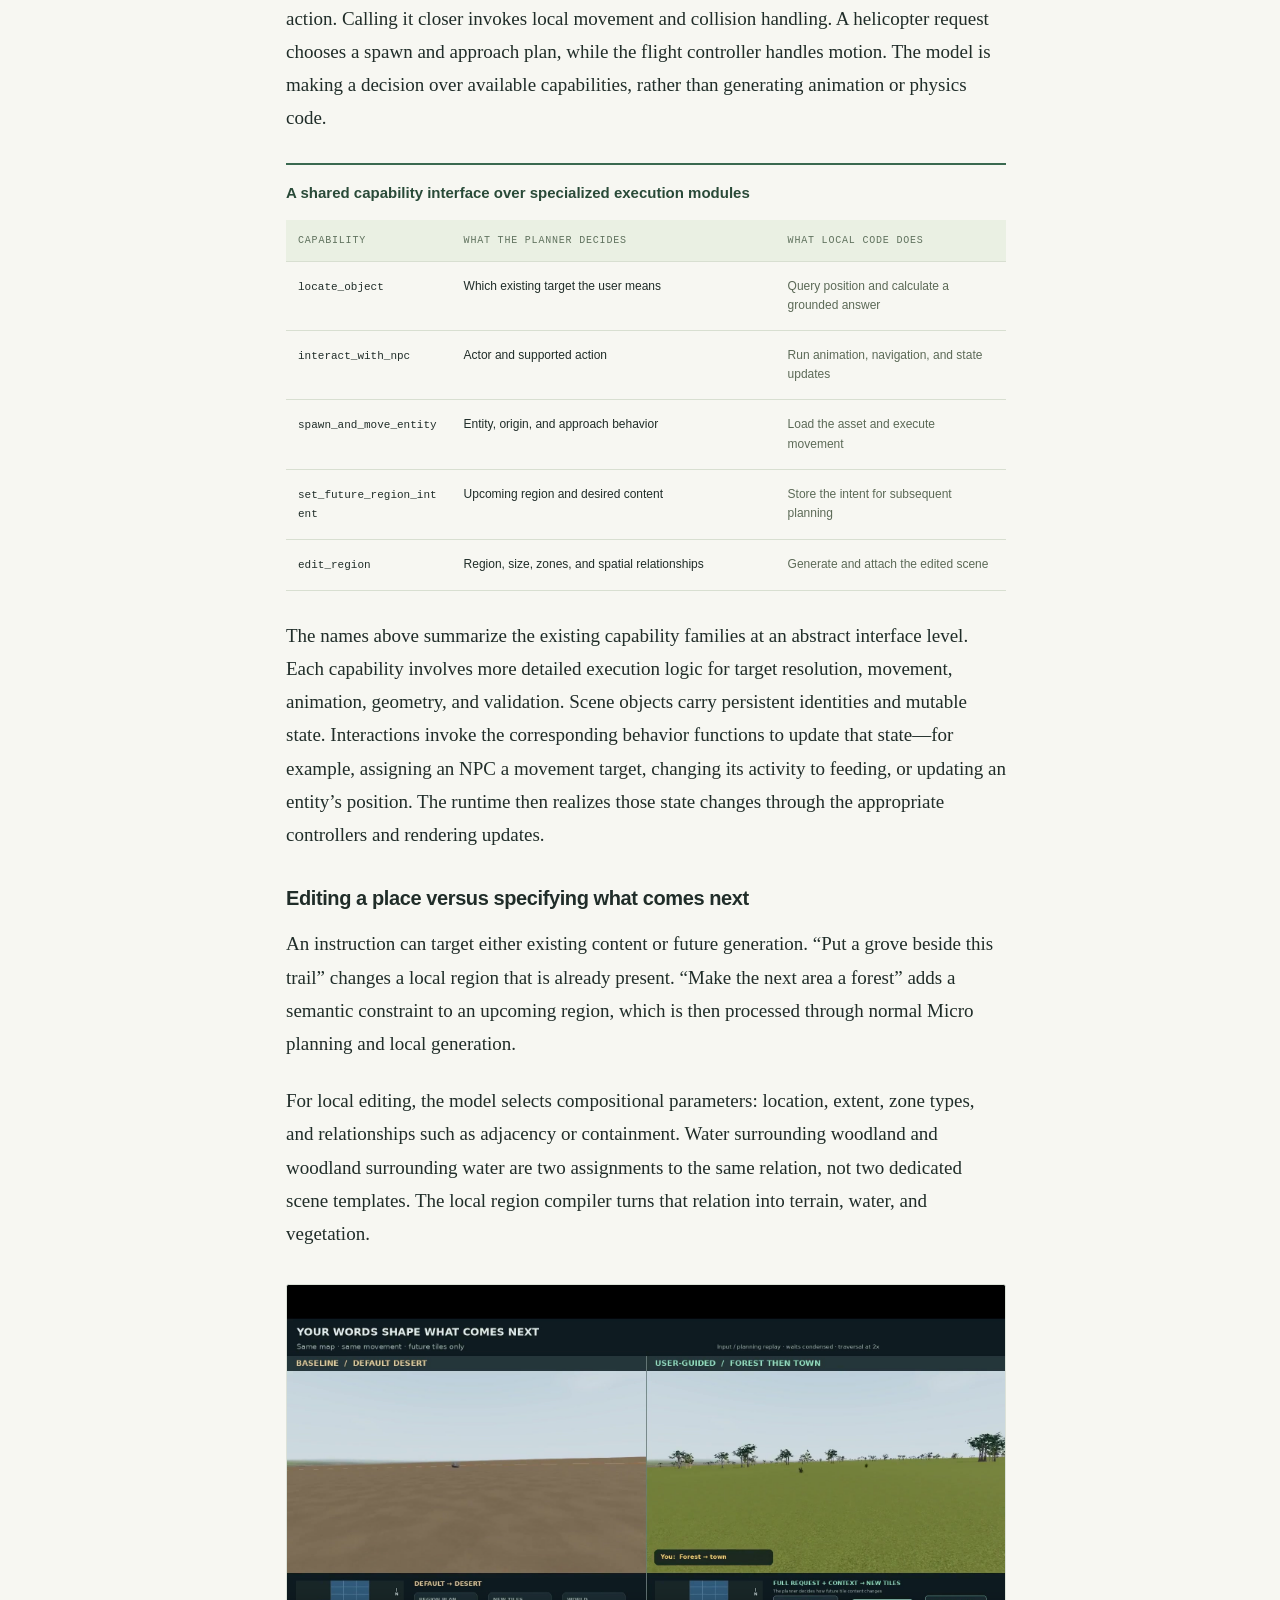
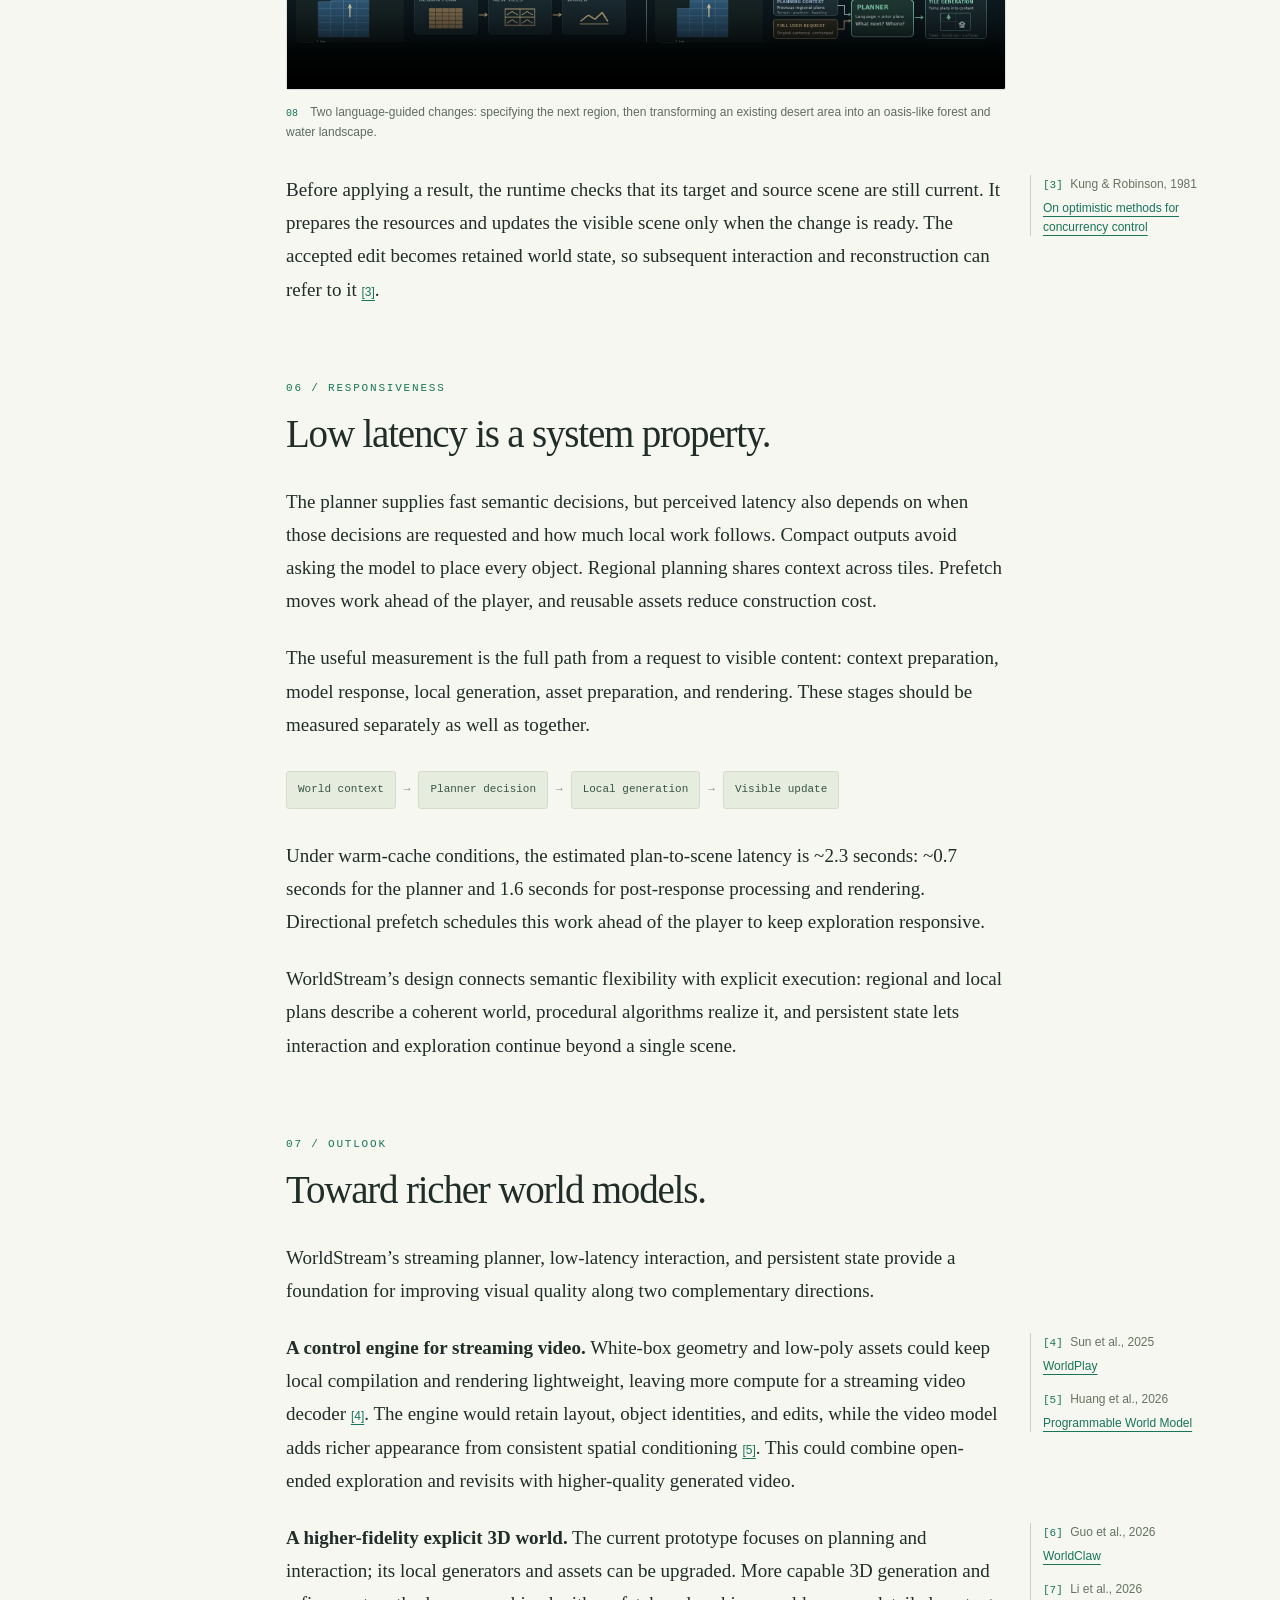
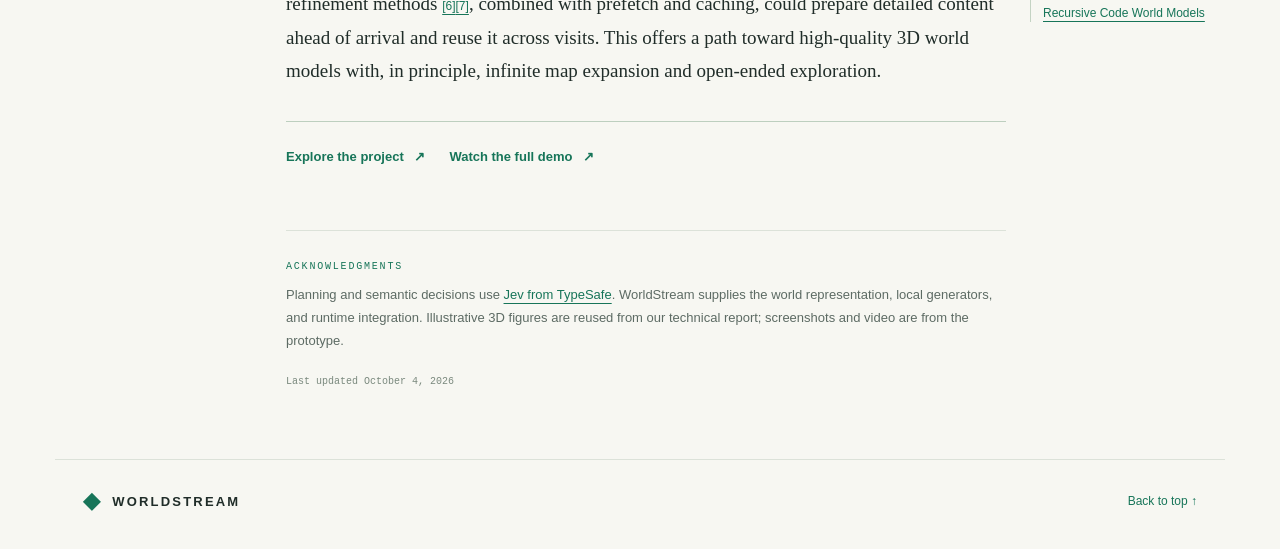
<file: blog/index.html>
<!doctype html>
<html lang="en">
<head>
  <meta charset="utf-8" />
  <meta name="viewport" content="width=device-width, initial-scale=1" />
  <meta name="description" content="How WorldStream combines streaming world generation, dynamic language-guided editing, and persistent state in an architecture designed for infinite exploration." />
  <meta name="theme-color" content="#f7f7f2" />
  <title>WorldStream: Building 3D Worlds as You Explore</title>
  <link rel="icon" href="data:image/svg+xml,%3Csvg xmlns='http://www.w3.org/2000/svg' viewBox='0 0 32 32'%3E%3Cpath d='m16 2 14 14-14 14L2 16Z' fill='%23177559'/%3E%3C/svg%3E" />
  <link rel="stylesheet" href="blog.css?v=20261004-media-directions" />
  <script src="blog.js?v=20261005-scheduler-code" defer></script>
</head>
<body>
  <a class="skip-link" href="#article">Skip to article</a>
  <header class="site-nav">
    <a class="wordmark" href="../index.html"><span aria-hidden="true">◆</span> WORLDSTREAM</a>
    <div class="nav-links"><a href="../index.html">Project page <span aria-hidden="true">↗</span></a><a href="https://github.com/krennic999/WorldStream" target="_blank" rel="noopener">GitHub <span aria-hidden="true">↗</span></a></div>
  </header>
  <div class="reading-progress" aria-hidden="true"><span id="reading-progress"></span></div>

  <main id="top">
    <header class="article-header">
      <p class="eyebrow">SYSTEM DESIGN <span aria-hidden="true">/</span> 01</p>
      <h1>WorldStream: Building 3D Worlds<br class="desktop-break" /> <em>as You Explore</em></h1>
      <p class="standfirst">Streaming world generation, dynamic editing,<br class="desktop-break" /> and persistent state.</p>
    </header>

    <figure class="hero-figure">
      <img src="../assets/demo-cover.jpg" width="1800" height="510" alt="City, farmland, forest, desert, and coast from the WorldStream demo, joined in a five-panel panorama." fetchpriority="high" />
      <figcaption><span class="figure-index">01</span> Different landscapes, one continuous map. Frames from the WorldStream prototype.</figcaption>
    </figure>

    <div class="article-layout">
      <aside class="contents" aria-label="Article navigation">
        <p class="contents-label">IN THIS ARTICLE</p>
        <nav>
          <a href="#a-world-to-return-to" aria-current="location">Overview</a>
          <a href="#state">System overview</a>
          <a href="#planning">Macro &amp; Micro planning</a>
          <a href="#compilation">Local generation</a>
          <a href="#streaming">Dynamic scheduling</a>
          <a href="#interaction">Interaction design</a>
          <a href="#latency">Responsiveness</a>
          <a href="#world-models">Outlook</a>
        </nav>
        <a class="contents-demo" href="#demo">Watch the demo <span aria-hidden="true">↗</span></a>
      </aside>

      <article id="article" class="prose">
        <section id="a-world-to-return-to" data-section>
          <p class="opening">An open world should not end at the boundary of the scene that has already been generated. A player should be able to keep exploring, change the world through language, and return to earlier places as often as they choose.</p>
          <p>Consider a player who takes an unplanned route out of a city, asks a resident for directions, and requests a forest in the next unexplored area. Later, they return to the city and the places they changed. Supporting this experience requires more than generating each new view: the system must extend a connected environment, interpret new intent during exploration, and retain what has already happened.</p>
          <p>Three requirements follow:</p>
          <ol class="research-questions">
            <li><strong>Infinite exploration.</strong> Extend the world on demand without specifying the complete map or the player’s route in advance.</li>
            <li><strong>Dynamic, language-guided interaction.</strong> Respond to open-ended requests with low latency, editing existing scenes or shaping the content of upcoming regions as exploration continues.</li>
            <li><strong>Arbitrarily repeated revisits.</strong> Preserve spatial identity and accepted edits while keeping active rendering memory bounded.</li>
          </ol>
          <p>Together, these requirements suggest a separation of responsibilities. Semantic planning determines what should exist and how it connects to its surroundings. Local generation builds the spatial detail as it becomes relevant. Persistent state retains accepted plans and changes independently of the geometry currently loaded into the renderer.</p>
          <p><strong>WorldStream connects streaming world generation, dynamic language-guided editing, and persistent state.</strong> Its hierarchical planner uses geographic and ecological knowledge to organize regions and local neighborhoods; procedural algorithms realize those decisions, and a movement-aware scheduler prepares content ahead of the player. Users can modify the current scene or steer future generation while exploring. This architecture can, in principle, keep extending beyond a fixed scene boundary.</p>
          <p>The featured demo combines long-range streaming with language-guided editing and interaction. The project page also includes the complete 93 km run and focused landscape and NPC interaction demos.</p>
          <figure id="demo" class="wide-figure demo-figure">
            <video id="blog-demo-video" controls playsinline preload="none" poster="../assets/demo-20260928/featured-planned-area-poster.jpg" aria-label="WorldStream long-range and interaction demo">
              <source src="https://pub-2294b5a012244fc48dc4db2a3b3e7fb0.r2.dev/worldstream-complete-demo-planned-area-bgm.mp4" type="video/mp4" />
              <a href="https://pub-2294b5a012244fc48dc4db2a3b3e7fb0.r2.dev/worldstream-complete-demo-planned-area-bgm.mp4">Open the featured demo</a>
            </video>
            <figcaption><span class="figure-index">02</span> City, farmland, forest, desert, and coast within a concise long-range, editing, and interaction demo. <a href="../index.html#demo">Browse all three demos ↗</a></figcaption>
          </figure>
        </section>


        <section id="state" data-section>
          <p class="section-number">01 / SYSTEM OVERVIEW</p>
          <h2>A planner, a generator,<br />and a persistent world.</h2>
          <p>WorldStream separates three questions: <strong>what should exist, how it should be built, and when it is needed.</strong> The planner answers the first through hierarchical decisions. Local procedural algorithms answer the second. A movement-aware scheduler coordinates both around the player.</p>
          <div class="design-overview">
            <div><span>PLAN</span><h3>Semantic decisions</h3><p>Regional layout, land use, city density, vegetation communities, and requested changes.</p></div>
            <div><span>GENERATE</span><h3>Spatial realization</h3><p>Terrain, road networks, building placements, individual plants, and executable actions.</p></div>
            <div><span>RETAIN</span><h3>Persistent state</h3><p>Accepted plans, object identities, generation parameters, and user edits.</p></div>
          </div>
          <p>All three operate on structured world state. The planner receives scene facts and returns semantic decisions; it does not need to inspect the rendered image. The renderer turns the resulting geometry and assets into pixels. This representation lets the same world support generation, interaction, and revisits.</p>
          <p>For example, “a sparse woodland belt between a village and a forest” is a planning decision. The exact position, species, scale, and orientation of each tree are local generation decisions. Saving the accepted plan and its realization makes the woodland part of a place the player can return to.</p>
        </section>

        <section id="planning" data-section>
          <p class="section-number">02 / HIERARCHICAL PLANNING</p>
          <h2>Macro plans the region.<br />Micro resolves the neighborhood.</h2>
          <p>A coherent world needs decisions at more than one scale. A local tile should fit into a larger settlement or landscape, while still containing useful detail. The <strong>Macro Planner</strong> establishes regional structure, and the <strong>Micro Planner</strong> refines nearby tiles within that structure. The current implementation uses <a href="https://typesafe.ai/" target="_blank" rel="noopener">Jev from TypeSafe</a> for both planning roles.</p>
          <h3>Macro Planner: regional relationships</h3>
          <p>Macro considers a region of tiles—5 × 5 in the inspected planner—and decides its broad organization. Its inputs include terrain and water evidence, neighboring regional plans, and geographical knowledge. Its output describes settlement patterns, ecological cover, major road corridors, and transitions between land uses.</p>
          <p>WorldStream turns this hierarchy into streaming generation: as the player moves, the system plans ahead and builds a complete, continuous world with multiple landscapes entirely through code. Cities, farmland, forests, deserts, coasts, rivers, and settlements are organized as related parts of one geography, then resolved into playable local content on approach—not assembled as isolated visual clips or produced by a video-generation model.</p>
          <p>A region might contain clustered villages linked by a main road, fields around the settlements, and woodland becoming denser toward the hills. Macro gives the local tiles a shared direction, so each tile does not independently invent an unrelated scene.</p>
          <h3>Micro Planner: local structure and density</h3>
          <p>Micro receives the parent plan, local terrain, neighboring roads and zones, and available generation capabilities. It decides what belongs in a nearby tile: the local land-use mix, building or vegetation density, streetscape, and community structure. A two-by-two subdivision allows mixed content, such as housing beside a park or farmland meeting a forest edge.</p>
          <figure class="wide-figure report-planning">
            <div class="report-pair">
              <div><span>Macro · regional organization</span><img src="assets/macro-jev-3d.png" width="1600" height="1000" loading="lazy" alt="Report illustration of a region containing mountains, a river, woodland, farmland, and a connecting road." /></div>
              <div><span>Micro · local organization</span><img src="assets/micro-jev-3d.png" width="1600" height="1000" loading="lazy" alt="Report illustration of a city neighborhood with building groups, connecting streets, and open space." /></div>
            </div>
            <figcaption><span class="figure-index">03</span> The two planning scales, illustrated with figures from our technical report.</figcaption>
          </figure>
          <div class="plan-examples">
            <div><p class="diagram-kicker">EXAMPLE MACRO OUTPUT</p><dl><dt>Settlement</dt><dd>Suburb-to-core gradient</dd><dt>Ecology</dt><dd>Woodland patches</dd><dt>Main connection</dt><dd>Coastal road corridor</dd><dt>Water</dt><dd>River corridor</dd></dl></div>
            <div><p class="diagram-kicker">EXAMPLE MICRO OUTPUT</p><dl><dt>Local content</dt><dd>Mixed-use city blocks</dd><dt>Density</dt><dd>Dense</dd><dt>Structure</dt><dd>Irregular blocks</dd><dt>Streetscape</dt><dd>Tree-lined avenues</dd></dl></div>
          </div>
          <p class="diagram-caption">Illustrative summaries of the decisions at each level. Actual requests and responses use typed fields and allowed choices.</p>
          <h3>Knowledge and capabilities are part of the input</h3>
          <p>The planner receives three complementary kinds of context. <strong>World facts</strong> describe the actual terrain, water, existing objects, and neighboring connections. <strong>Domain knowledge</strong> describes plausible settlement and ecological relationships. <strong>Capability descriptions</strong> tell the planner what the local generators and action modules can execute.</p>
          <p>We organize geographic, hydrological, and ecological knowledge into structured planning priors. Combined with local terrain evidence, these priors guide the relationships among landforms, water, vegetation, and human settlement. They include:</p>
          <ul class="planning-priors">
            <li>Considering terrain suitability and road access when selecting settlement locations.</li>
            <li>Aligning riparian and wetland vegetation with actual riverbanks and water margins.</li>
            <li>Conditioning forest composition and structure on moisture, elevation, and slope.</li>
            <li>Connecting rural areas to forests through gradual changes in tree density and canopy structure, such as a sparse woodland belt at the village edge.</li>
          </ul>
          <p>Micro also chooses among compact capability cards for settlement blocks, natural landscape mosaics, and transition regions. These are descriptions of executable generation families. The model selects an appropriate family and its parameters; local code implements the result.</p>
        </section>

        <section id="compilation" data-section>
          <p class="section-number">03 / LOCAL GENERATION</p>
          <h2>The planner sets the structure.<br />Local algorithms place the detail.</h2>
          <div class="citation-context">
            <p>The planner specifies city density or vegetation-community density at a useful semantic scale. It does not enumerate every building, plant, or road segment. Procedural algorithms turn those decisions into geometry and object placements <a class="citation" href="#ref-pcg">[1]</a>.</p>
            <aside class="citation-note" id="ref-pcg" aria-label="Reference 1"><span class="citation-number">[1]</span> <span>Shaker et al., 2016</span><a href="https://doi.org/10.1007/978-3-319-42716-4" target="_blank" rel="noopener">Procedural Content Generation in Games</a></aside>
          </div>
          <p>For cities, local generation connects the planned road entries, constructs a street network within the regional layout, allocates building space, and places compatible assets at the requested density and height range. For natural areas, it realizes the selected community as tree groups, clearings, edge vegetation, and ground detail.</p>
          <figure class="wide-figure generator-gallery">
            <div><img src="assets/local-city-3d.png" width="1600" height="1000" loading="lazy" alt="Procedural city illustration from the technical report." /><p><b>City</b><span>Density and road structure → blocks and buildings</span></p></div>
            <div><img src="assets/local-rural-3d.png" width="1600" height="1000" loading="lazy" alt="Procedural rural landscape illustration from the technical report." /><p><b>Rural</b><span>Settlement pattern → houses, fields, and access paths</span></p></div>
            <div><img src="assets/local-forest-3d.png" width="1600" height="1000" loading="lazy" alt="Procedural forest illustration with tree clusters and a path." /><p><b>Forest</b><span>Community and abundance → trees, gaps, and edges</span></p></div>
            <div><img src="assets/local-desert-3d.png" width="1600" height="1000" loading="lazy" alt="Procedural desert illustration with terrain, rocks, and sparse vegetation." /><p><b>Desert</b><span>Terrain and ecology → relief, rocks, and sparse cover</span></p></div>
            <figcaption><span class="figure-index">04</span> Local generation families illustrated in the technical report. Each expands a compact plan into a spatial arrangement.</figcaption>
          </figure>
          <h3>Controlled variation</h3>
          <div class="citation-context">
            <p>Randomness supplies variation within the plan. A forest generator can use spatially coherent fields to produce dense stands and open gaps, then sample individual trees with spacing constraints. A sparse woodland edge and a closed canopy use different distributions, even when they share the same asset library. Related spatial sampling methods provide useful background for controlling object spacing <a class="citation" href="#ref-bridson">[2]</a>.</p>
            <aside class="citation-note" id="ref-bridson" aria-label="Reference 2"><span class="citation-number">[2]</span> <span>Bridson, 2007</span><a href="https://doi.org/10.1145/1278780.1278807" target="_blank" rel="noopener">Fast Poisson disk sampling in arbitrary dimensions</a></aside>
          </div>
          <p>Generation uses stable seeds, so variation is repeatable for the same stored plan and compatible generator version. The player encounters a particular arrangement of trees and buildings, not a fresh random arrangement every time the renderer loads the area.</p>
          <h3>Geometric feasibility</h3>
          <p>Before content is accepted, local checks test whether it fits the actual world. Buildings need usable ground and road access. Vegetation must respect water, slope, and occupied space. Road connections must agree with neighboring tiles. Scene edits must fit their permitted region and preserve protected paths and objects.</p>
          <p>This separates two kinds of reasoning: geographical knowledge helps the planner choose a plausible place, while local geometry checks determine whether that choice can be built at the proposed location.</p>
        </section>

        <section id="streaming" data-section>
          <p class="section-number">04 / DYNAMIC SCHEDULING</p>
          <h2>Generate where the player<br />is going next.</h2>
          <p>The scheduler maintains a moving neighborhood around the player instead of treating the entire map as equally urgent. It distinguishes the <strong>required near field</strong>, a <strong>preferred buffer</strong>, and a farther <strong>prefetch region</strong>. Nearby tiles need usable geometry; more distant tiles may need only a plan.</p>
          <p>The scheduling view uses a square tile lattice: a 3 × 3 required neighborhood sits inside a direction-biased 4 × 4 preferred window. Motion and six camera-facing samples form a longer prefetch candidate corridor. A 20-tile planning budget then admits the preferred window plus four farther tiles; the remaining candidates can be reconsidered as the player moves.</p>
          <figure class="scheduler-figure wide-figure">
            <div class="scheduler-heading"><div><span class="diagram-kicker">DIRECTION-AWARE PRIORITY</span><h3>Near field first. Prefetch ahead.</h3></div><span class="schematic-label">Current policy · translated view</span></div>
            <div class="direction-controls" role="group" aria-label="Compare straight, diagonal, and turning movement"><button type="button" data-direction="east" aria-pressed="true">→ East</button><button type="button" data-direction="northeast" aria-pressed="false">↗ Northeast</button><button type="button" data-direction="turn" aria-pressed="false">→ ↑ East to north</button></div>
            <div class="scheduler-body">
              <div id="schedule-grid" class="schedule-grid" role="img" aria-label="The player moves east; the diagram shows 9 required tiles, 16 preferred tiles, 20 directional prefetch candidates, and 4 outlined planning-only admissions."></div>
              <div class="scheduler-explanation"><p class="scheduler-status" id="schedule-heading">Moving east</p><ul class="schedule-legend"><li><i class="legend-required"></i><span><b>Required · 9 tiles</b>Fill missing nearby content first</span></li><li><i class="legend-preferred"></i><span><b>Preferred total / compile · 16 tiles</b>The dark required cells are contained in this window</span></li><li><i class="legend-prefetch"></i><span><b id="prefetch-count">Prefetch candidates · 20 tiles</b>Consider the full directional corridor</span></li><li><i class="legend-admitted"></i><span><b>Outlined · 4 tiles</b>Planning-only tiles retained after ranking</span></li></ul><p id="schedule-description">Straight travel produces a four-tile-high candidate corridor. The nearest candidate column is admitted first.</p></div>
            </div>
            <figcaption><span class="figure-index">05</span> Square-tile scheduling cases from Figure 4 of the technical report. Northeast motion crosses north and east boundaries together, producing an L-shaped first-ETA front; outlines show the four tiles retained after ranking.</figcaption>
          </figure>
          <h3>Priority follows movement and readiness</h3>
          <p>At each update, the scheduler uses player position, movement direction, speed, camera direction, and tile readiness to reprioritize work. Missing content under or immediately around the player comes first. Tiles expected to be entered soon receive higher priority than equally distant tiles behind the player. When the player turns, the predicted corridor moves with them.</p>
          <p>Planning reaches farther ahead than compilation. Macro prepares regional context, Micro resolves local plans, and the compiler builds geometry closer to when it is needed. This ordering spreads work over time while avoiding the cost of fully constructing every distant region.</p>
          <p>The scheduler also reuses completed plans, merges duplicate requests, and limits concurrent model calls. An area that is already planned needs construction work, not another planning request. Obsolete speculative work can be deprioritized without discarding accepted world content.</p>
          <h3>Rendering memory and world memory are separate</h3>
          <p>Distant geometry can leave the renderer while its plan, object identities, and edits remain stored. Revisiting a region reloads or reconstructs that saved state. Active rendering memory therefore follows the current neighborhood, while persistent storage grows with explored and modified content.</p>
          <figure class="lifecycle wide-figure">
            <div class="lifecycle-heading"><div><span class="diagram-kicker">TILE LIFECYCLE</span><h3>Persistent records, transient render resources.</h3></div><span class="schematic-label">Interactive schematic</span></div>
            <div class="lifecycle-controls" role="group" aria-label="Select a tile lifecycle stage">
              <button type="button" data-phase="0" aria-pressed="true">01 · Approach</button>
              <button type="button" data-phase="1" aria-pressed="false">02 · Leave</button>
              <button type="button" data-phase="2" aria-pressed="false">03 · Return</button>
            </div>
            <div class="lifecycle-scene" data-phase="0">
              <div class="tile-schematic" aria-hidden="true"><div class="tile-ground"><span class="tile-road"></span><span class="tile-house house-one"></span><span class="tile-house house-two"></span><span class="tile-tree tree-one"></span><span class="tile-tree tree-two"></span><span class="tile-tree tree-three"></span><span class="tile-player">●</span></div></div>
              <div class="lifecycle-copy" aria-live="polite"><p class="saved-badge"><span aria-hidden="true">●</span> World state retained</p><h4 id="phase-title">Build from the accepted plan.</h4><p id="phase-description">The nearby tile becomes renderable. Its plan, object identities, and generation parameters are stored independently of its meshes.</p></div>
            </div>
            <figcaption><span class="figure-index">06</span> Approach: build from saved state. Leave: release distant geometry. Return: rebuild from the same state and retained edits. The controls illustrate this lifecycle, not a live model call.</figcaption>
          </figure>
        </section>

        <section id="interaction" data-section>
          <p class="section-number">05 / INTERACTION DESIGN</p>
          <h2>The planner selects intent.<br />Local capabilities execute it.</h2>
          <p>The planner accepts open-ended natural-language input, allowing users to express questions, preferences, and intended changes in their own words, without following a fixed command format or including specific trigger keywords. It interprets the meaning of the request together with the current world context to identify the relevant objects, select a supported capability, and determine its parameters. This gives the world a language-based interface for understanding user intent and translating it into executable behavior.</p>
          <p>Generation and interaction use the same division of responsibility. A request such as “where is the hospital?” requires intent understanding, but the answer must use the hospital that actually exists in the world. The planner selects the action and target; local code retrieves its position, calculates direction and distance, and presents the result.</p>
          <figure class="wide-figure demo-figure">
            <video controls playsinline preload="none" poster="../assets/demo-20260928/interaction-npc-poster.jpg" aria-label="Hospital directions followed by calling and feeding a sheep">
              <source src="https://pub-2294b5a012244fc48dc4db2a3b3e7fb0.r2.dev/interaction-npc-directions-and-sheep.mp4" type="video/mp4" />
              <a href="https://pub-2294b5a012244fc48dc4db2a3b3e7fb0.r2.dev/interaction-npc-directions-and-sheep.mp4">Open the NPC interaction recordings</a>
            </video>
            <figcaption><span class="figure-index">07</span> Two stateful NPC interactions: asking an inhabitant for grounded hospital directions, then calling and feeding a sheep.</figcaption>
          </figure>
          <div class="action-flow" role="img" aria-label="World context and user intent go to the planner; it chooses a capability, target, and parameters; local modules execute the change and update world state."><span><small>INPUT</small>Instruction + world context</span><b aria-hidden="true">→</b><span><small>PLANNER</small>Capability + target + parameters</span><b aria-hidden="true">→</b><span><small>RUNTIME</small>Validate, execute, update state</span></div>
          <p>The same structure covers different behaviors. Feeding a sheep selects an actor and feeding action. Calling it closer invokes local movement and collision handling. A helicopter request chooses a spawn and approach plan, while the flight controller handles motion. The model is making a decision over available capabilities, rather than generating animation or physics code.</p>
          <div class="table-scroll method-table capability-table"><table><caption>A shared capability interface over specialized execution modules</caption><thead><tr><th scope="col">Capability</th><th scope="col">What the planner decides</th><th scope="col">What local code does</th></tr></thead><tbody>
            <tr><th scope="row"><code>locate_object</code></th><td>Which existing target the user means</td><td>Query position and calculate a grounded answer</td></tr>
            <tr><th scope="row"><code>interact_with_npc</code></th><td>Actor and supported action</td><td>Run animation, navigation, and state updates</td></tr>
            <tr><th scope="row"><code>spawn_and_move_entity</code></th><td>Entity, origin, and approach behavior</td><td>Load the asset and execute movement</td></tr>
            <tr><th scope="row"><code>set_future_region_intent</code></th><td>Upcoming region and desired content</td><td>Store the intent for subsequent planning</td></tr>
            <tr><th scope="row"><code>edit_region</code></th><td>Region, size, zones, and spatial relationships</td><td>Generate and attach the edited scene</td></tr>
          </tbody></table></div>
          <p>The names above summarize the existing capability families at an abstract interface level. Each capability involves more detailed execution logic for target resolution, movement, animation, geometry, and validation. Scene objects carry persistent identities and mutable state. Interactions invoke the corresponding behavior functions to update that state—for example, assigning an NPC a movement target, changing its activity to feeding, or updating an entity’s position. The runtime then realizes those state changes through the appropriate controllers and rendering updates.</p>
          <h3>Editing a place versus specifying what comes next</h3>
          <p>An instruction can target either existing content or future generation. “Put a grove beside this trail” changes a local region that is already present. “Make the next area a forest” adds a semantic constraint to an upcoming region, which is then processed through normal Micro planning and local generation.</p>
          <p>For local editing, the model selects compositional parameters: location, extent, zone types, and relationships such as adjacency or containment. Water surrounding woodland and woodland surrounding water are two assignments to the same relation, not two dedicated scene templates. The local region compiler turns that relation into terrain, water, and vegetation.</p>
          <figure class="wide-figure demo-figure edit-comparison">
            <video controls playsinline preload="none" poster="../assets/demo-20260928/interaction-landscape-poster.jpg" aria-label="Planning a future region followed by a split-screen desert oasis edit">
              <source src="https://pub-2294b5a012244fc48dc4db2a3b3e7fb0.r2.dev/interaction-landscape-next-region-and-oasis.mp4" type="video/mp4" />
              <a href="https://pub-2294b5a012244fc48dc4db2a3b3e7fb0.r2.dev/interaction-landscape-next-region-and-oasis.mp4">Open the landscape interaction recordings</a>
            </video>
            <figcaption><span class="figure-index">08</span> Two language-guided changes: specifying the next region, then transforming an existing desert area into an oasis-like forest and water landscape.</figcaption>
          </figure>
          <div class="citation-context">
            <p>Before applying a result, the runtime checks that its target and source scene are still current. It prepares the resources and updates the visible scene only when the change is ready. The accepted edit becomes retained world state, so subsequent interaction and reconstruction can refer to it <a class="citation" href="#ref-occ">[3]</a>.</p>
            <aside class="citation-note" id="ref-occ" aria-label="Reference 3"><span class="citation-number">[3]</span> <span>Kung &amp; Robinson, 1981</span><a href="https://doi.org/10.1145/319566.319567" target="_blank" rel="noopener">On optimistic methods for concurrency control</a></aside>
          </div>
        </section>

        <section id="latency" data-section>
          <p class="section-number">06 / RESPONSIVENESS</p>
          <h2>Low latency is a system property.</h2>
          <p>The planner supplies fast semantic decisions, but perceived latency also depends on when those decisions are requested and how much local work follows. Compact outputs avoid asking the model to place every object. Regional planning shares context across tiles. Prefetch moves work ahead of the player, and reusable assets reduce construction cost.</p>
          <p>The useful measurement is the full path from a request to visible content: context preparation, model response, local generation, asset preparation, and rendering. These stages should be measured separately as well as together.</p>
          <div class="latency-equation" aria-label="The response path goes from world context to the planner, local generation, and a visible update"><span>World context</span><b>→</b><span>Planner decision</span><b>→</b><span>Local generation</span><b>→</b><span>Visible update</span></div>
          <p>Under warm-cache conditions, the estimated plan-to-scene latency is ~2.3 seconds: ~0.7 seconds for the planner and 1.6 seconds for post-response processing and rendering. Directional prefetch schedules this work ahead of the player to keep exploration responsive.</p>
          <p>WorldStream’s design connects semantic flexibility with explicit execution: regional and local plans describe a coherent world, procedural algorithms realize it, and persistent state lets interaction and exploration continue beyond a single scene.</p>
        </section>

        <section id="world-models" data-section>
          <p class="section-number">07 / OUTLOOK</p>
          <h2>Toward richer world models.</h2>
          <p>WorldStream’s streaming planner, low-latency interaction, and persistent state provide a foundation for improving visual quality along two complementary directions.</p>
          <div class="citation-context">
            <p><strong>A control engine for streaming video.</strong> White-box geometry and low-poly assets could keep local compilation and rendering lightweight, leaving more compute for a streaming video decoder <a class="citation" href="#ref-worldplay">[4]</a>. The engine would retain layout, object identities, and edits, while the video model adds richer appearance from consistent spatial conditioning <a class="citation" href="#ref-programmable">[5]</a>. This could combine open-ended exploration and revisits with higher-quality generated video.</p>
            <aside class="citation-note" aria-label="References 4 and 5"><div class="note-entry" id="ref-worldplay"><span class="citation-number">[4]</span> Sun et al., 2025<a href="https://arxiv.org/abs/2512.14614" target="_blank" rel="noopener">WorldPlay</a></div><div class="note-entry" id="ref-programmable"><span class="citation-number">[5]</span> Huang et al., 2026<a href="https://arxiv.org/abs/2609.10540" target="_blank" rel="noopener">Programmable World Model</a></div></aside>
          </div>
          <div class="citation-context">
            <p><strong>A higher-fidelity explicit 3D world.</strong> The current prototype focuses on planning and interaction; its local generators and assets can be upgraded. More capable 3D generation and refinement methods <a class="citation" href="#ref-worldclaw">[6]</a><a class="citation" href="#ref-rcwm">[7]</a>, combined with prefetch and caching, could prepare detailed content ahead of arrival and reuse it across visits. This offers a path toward high-quality 3D world models with, in principle, infinite map expansion and open-ended exploration.</p>
            <aside class="citation-note" aria-label="References 6 and 7"><div class="note-entry" id="ref-worldclaw"><span class="citation-number">[6]</span> Guo et al., 2026<a href="https://arxiv.org/abs/2608.05248" target="_blank" rel="noopener">WorldClaw</a></div><div class="note-entry" id="ref-rcwm"><span class="citation-number">[7]</span> Li et al., 2026<a href="https://arxiv.org/abs/2609.11499" target="_blank" rel="noopener">Recursive Code World Models</a></div></aside>
          </div>
          <div class="closing-links"><a href="../index.html">Explore the project <span aria-hidden="true">↗</span></a><a href="../index.html#demo">Watch the full demo <span aria-hidden="true">↗</span></a></div>
        </section>

        <footer class="article-footer">
          <p class="eyebrow">ACKNOWLEDGMENTS</p>
          <p>Planning and semantic decisions use <a href="https://typesafe.ai/" target="_blank" rel="noopener">Jev from TypeSafe</a>. WorldStream supplies the world representation, local generators, and runtime integration. Illustrative 3D figures are reused from our technical report; screenshots and video are from the prototype.</p>
          <p class="draft-footnote">Last updated October 4, 2026</p>
        </footer>
      </article>
    </div>
  </main>
  <footer class="site-footer"><a class="wordmark" href="../index.html"><span aria-hidden="true">◆</span> WORLDSTREAM</a><a href="#top">Back to top ↑</a></footer>
</body>
</html>
</file>
<file: styles.css>
:root {
  --ink: #0a0b0d;
  --paper: #f2f1ea;
  --muted: #787a74;
  --line: rgba(10, 11, 13, 0.18);
  --acid: #58f4c2;
  --blue: #c9e2ea;
  --dark: #111719;
  --pad: clamp(22px, 4.2vw, 74px);
}

* { box-sizing: border-box; }
html { scroll-behavior: smooth; }
body {
  margin: 0;
  color: var(--ink);
  background: var(--paper);
  font-family: Inter, ui-sans-serif, -apple-system, BlinkMacSystemFont, "Segoe UI", sans-serif;
  font-size: 16px;
  line-height: 1.55;
  overflow-x: hidden;
}
a { color: inherit; }
img { display: block; width: 100%; }

.nav {
  position: absolute;
  z-index: 10;
  top: 0;
  left: 0;
  right: 0;
  display: flex;
  justify-content: space-between;
  align-items: center;
  padding: 25px var(--pad);
  color: white;
  mix-blend-mode: difference;
}
.brand { display: flex; align-items: center; gap: 11px; font-weight: 800; letter-spacing: .08em; text-decoration: none; }
.brand-mark { width: 14px; height: 14px; background: var(--acid); transform: rotate(45deg); border-radius: 2px; }
.nav nav { display: flex; gap: clamp(16px, 3vw, 42px); }
.nav nav a { text-decoration: none; font-size: .82rem; letter-spacing: .08em; text-transform: uppercase; }

.hero { background: var(--ink); color: white; min-height: 100vh; }
.hero-copy { min-height: 76vh; padding: clamp(120px, 15vw, 210px) var(--pad) 64px; display: flex; flex-direction: column; justify-content: flex-end; }
.eyebrow { margin: 0 0 20px; font-family: ui-monospace, SFMono-Regular, Menlo, monospace; font-size: .74rem; font-weight: 700; letter-spacing: .16em; }
h1, h2, h3, p { margin-top: 0; }
h1 { margin-bottom: 34px; max-width: 1200px; font-size: clamp(3.5rem, 9.1vw, 9rem); line-height: 1.02; letter-spacing: -.02em; font-weight: 620; }
.lede { max-width: 760px; font-size: clamp(1.15rem, 2vw, 1.7rem); line-height: 1.35; color: rgba(255,255,255,.75); }
.hero-tagline { max-width: 1000px; margin: 0 0 18px; color: var(--acid); font-size: clamp(1.4rem, 2.6vw, 2.3rem); line-height: 1.25; }
.hero-tagline strong { font-weight: 650; }
.metric-row { display: grid; grid-template-columns: repeat(4, minmax(0, 1fr)); gap: 32px; margin-top: 64px; padding-top: 24px; border-top: 1px solid rgba(255,255,255,.25); }
.metric-row strong, .metric-row span { display: block; }
.metric-row strong { color: var(--acid); font-size: clamp(1.5rem, 2.4vw, 2.3rem); line-height: 1.1; }
.metric-row span { margin-top: 7px; color: rgba(255,255,255,.56); font-size: .82rem; }

.fullbleed-media { margin: 0; position: relative; overflow: hidden; background: #172022; }
.hero-media { aspect-ratio: 16 / 8.5; }
.fullbleed-media img { width: 100%; height: 100%; object-fit: cover; }
.fullbleed-media figcaption { position: absolute; left: 20px; bottom: 18px; max-width: 620px; padding: 10px 14px; color: white; background: rgba(8,12,14,.78); backdrop-filter: blur(12px); font-size: .76rem; }
.fullbleed-media figcaption span { color: var(--acid); font-family: ui-monospace, monospace; margin-right: 12px; }

.statement { padding: clamp(100px, 15vw, 220px) var(--pad); max-width: 1500px; }
.statement > p:first-child { color: var(--muted); font-size: clamp(1.1rem, 2vw, 1.5rem); }
.statement h2, .section-heading h2, .worlds h2, .latency-section h2, .notes-section h2 { margin-bottom: 36px; font-size: clamp(3rem, 7vw, 7.4rem); line-height: 1.04; letter-spacing: -.015em; font-weight: 560; }
.statement h2 em { color: #12745e; font-style: normal; }
.statement p strong { color: #12745e; font-weight: 650; }
.statement > p:last-child { margin: 60px 0 0 auto; max-width: 720px; font-size: clamp(1.15rem, 1.8vw, 1.55rem); }
.statement-notes { display: grid; grid-template-columns: 1fr 1fr; gap: 8vw; margin: 90px 0 0; padding-top: 34px; border-top: 1px solid var(--line); font-size: 1.04rem; }
.statement-notes p { margin: 0; }

.system-section { padding: 120px var(--pad); background: #cbdfe4; }
.section-heading { display: grid; grid-template-columns: 1.25fr .75fr; column-gap: 7vw; align-items: end; }
.section-heading .eyebrow { grid-column: 1 / -1; }
.section-heading h2 { margin-bottom: 0; }
.section-heading > p:last-child { max-width: 540px; font-size: 1.12rem; }
.pipeline { margin-top: 100px; }
.planning-showcase { display: grid; grid-template-columns: 210px minmax(0, 1fr); column-gap: 28px; align-items: center; margin-top: 34px; }
.planning-toolbar { display: flex; align-items: flex-start; flex-direction: column; gap: 16px; }
.planning-toolbar button { display: inline-flex; align-items: center; gap: 10px; cursor: pointer; padding: 12px 17px; border: 1px solid rgba(22,105,87,.24); border-radius: 999px; background: rgba(255,255,255,.58); color: #176957; font: 700 .72rem ui-monospace, monospace; transition: transform .2s ease, background .2s ease; }
.planning-toolbar button:hover { transform: translateY(-2px); background: rgba(255,255,255,.9); }
.planning-toolbar button span { font-size: .62rem; }
.planning-toolbar p { max-width: 190px; margin: 0; color: #5c7773; font: 650 .68rem/1.55 ui-monospace, monospace; }
.tile-planning-demo { width: 100%; margin: 0; }
.tile-planning-demo img { width: 100%; }
.stage { display: grid; grid-template-columns: 70px 1fr minmax(320px, 42%); gap: 32px; align-items: center; min-height: 360px; padding: 48px; border: 1px solid rgba(4,27,32,.28); background: rgba(255,255,255,.22); }
.stage-index { align-self: start; font: 700 .8rem ui-monospace, monospace; }
.stage-label { margin-bottom: 8px; font: 700 .72rem ui-monospace, monospace; letter-spacing: .13em; }
.stage h3 { margin-bottom: 16px; font-size: clamp(2.1rem, 4vw, 4.3rem); line-height: 1.08; letter-spacing: -.01em; font-weight: 560; }
.stage p:last-child { max-width: 560px; }
.flow-arrow { height: 72px; display: grid; place-items: center; font-size: 2rem; }

.macro-map, .micro-grid, .code-window { position: relative; min-height: 260px; background: #dce9e4; border: 1px solid rgba(0,0,0,.2); overflow: hidden; }
.stage-real { margin: 0; background: transparent; }
.stage-real img { width: 100%; height: auto; aspect-ratio: 1200 / 760; object-fit: cover; border-radius: 18px; box-shadow: 0 18px 46px rgba(33,63,61,.12); }
.state-pills { display: flex; flex-wrap: wrap; gap: 7px; margin-top: 13px; }
.state-pills span { padding: 6px 9px; border: 1px solid rgba(29,77,69,.18); border-radius: 999px; background: rgba(255,255,255,.48); color: #315c55; font: 650 .56rem ui-monospace, monospace; }
.stage-real figcaption { padding-top: 10px; color: #506765; font: 600 .59rem ui-monospace, monospace; line-height: 1.45; }
.stage-real figcaption b { color: #176957; }
.stage-real figcaption span { padding: 0 5px; color: #91a29f; }
.stage-code-real img { object-position: left center; }
.macro-map { background: linear-gradient(150deg,#b9cf9a 0 48%,#d1c18c 49% 76%,#91b5bd 77%); }
.macro-map i { position: absolute; display: block; }
.macro-map .water { left: 0; bottom: 0; width: 75%; height: 28%; background: #5f94a5; clip-path: polygon(0 62%,35% 22%,60% 55%,100% 10%,100% 100%,0 100%); }
.macro-map .ridge { right: 12%; top: 0; width: 28%; height: 70%; background: #626c5d; clip-path: polygon(50% 0,100% 55%,68% 48%,85% 100%,40% 62%,0 100%,22% 35%); }
.macro-map .city { width: 80px; height: 66px; left: 45%; top: 36%; background: repeating-linear-gradient(0deg,#374745 0 7px,#89a39c 7px 11px); }
.macro-map .town { width: 43px; height: 35px; left: 24%; top: 29%; background: #d67b55; }
.macro-map .route { left: 15%; top: 46%; width: 67%; height: 7px; background: white; transform: rotate(12deg); transform-origin: left center; }
.micro-grid { background-color: #b9c893; background-image: linear-gradient(rgba(255,255,255,.25) 1px,transparent 1px),linear-gradient(90deg,rgba(255,255,255,.25) 1px,transparent 1px); background-size: 25% 25%; }
.micro-grid i, .micro-grid span { position: absolute; display: block; }
.road-x { left: 0; right: 0; top: 43%; height: 18%; background: #50575a; }
.road-y { top: 0; bottom: 0; left: 53%; width: 14%; background: #50575a; }
.micro-grid span:not(.park) { background: #d6b49b; box-shadow: inset 0 0 0 3px #7d4d3e; }
.b1 { left: 8%; top: 8%; width: 34%; height: 26%; }.b2 { right: 6%; top: 10%; width: 20%; height: 25%; }.b3 { left: 8%; bottom: 8%; width: 34%; height: 24%; }
.micro-grid .park { right: 6%; bottom: 8%; width: 24%; height: 24%; border-radius: 50%; background: repeating-radial-gradient(circle,#315b42 0 5px,#76a56e 6px 15px); }
.code-window { padding: 28px; background: #0f181a; color: #d6fff1; font-family: ui-monospace, monospace; }
.code-window span { display: block; margin-bottom: 32px; color: var(--acid); }
.code-window code { display: block; margin: 12px 0; color: #b8c8c4; }

.worlds { display: grid; grid-template-columns: .72fr 1.28fr; min-height: 820px; background: #101616; color: white; }
.worlds-copy { padding: 120px var(--pad); align-self: center; }
.worlds h2 { font-size: clamp(3rem, 5vw, 6rem); }
.worlds-copy > p:not(.eyebrow) { color: rgba(255,255,255,.66); font-size: 1.1rem; }
.biome-route { display: grid; grid-template-columns: repeat(5, minmax(92px, 1fr)); margin-top: 42px; border: 1px solid rgba(255,255,255,.24); overflow: hidden; }
.biome { min-height: 112px; padding: 16px 12px; display: flex; flex-direction: column; justify-content: flex-end; color: #09100f; border-right: 1px solid rgba(0,0,0,.22); }
.biome:last-child { border-right: 0; }
.biome b { font-size: .82rem; }
.biome span { margin-top: 2px; font: 600 .59rem ui-monospace, monospace; text-transform: uppercase; opacity: .62; }
.city-biome { background: repeating-linear-gradient(90deg,#c8d1cf 0 8px,#889693 8px 10px); }
.rural-biome { background: linear-gradient(145deg,#bfd08c 0 42%,#d0b874 43% 66%,#93aa70 67%); }
.forest-biome { background: radial-gradient(circle at 28% 35%,#8eb173 0 10%,transparent 11%),radial-gradient(circle at 66% 58%,#537c56 0 19%,transparent 20%),#759865; }
.desert-biome { background: linear-gradient(155deg,#e3c381,#b98455); }
.coast-biome { background: linear-gradient(145deg,#cfbd82 0 34%,#65a8b6 35% 62%,#286e88 63%); }
.route-note { display: flex; gap: 14px; margin-top: 11px; font-size: .75rem !important; }
.route-note span { flex: 0 0 auto; color: var(--acid); font: 700 .65rem ui-monospace, monospace; letter-spacing: .04em; }
.plain-list { list-style: none; padding: 0; margin: 54px 0 0; border-top: 1px solid rgba(255,255,255,.2); }
.plain-list li { display: grid; grid-template-columns: 85px 1fr; gap: 20px; padding: 16px 0; border-bottom: 1px solid rgba(255,255,255,.2); }
.plain-list span { color: var(--acid); font: 700 .72rem ui-monospace, monospace; text-transform: uppercase; }
.forest-media { min-height: 820px; }

.interaction-section { padding: 120px var(--pad); }
.interaction-heading { margin-bottom: 80px; }
.interaction-demo { display: grid; grid-template-columns: minmax(330px, .75fr) 1.25fr; min-height: 640px; border: 1px solid var(--line); }
.object-panel { padding: clamp(28px, 4vw, 56px); background: #d7e8eb; }
.panel-top { display: flex; justify-content: space-between; font: 700 .72rem ui-monospace, monospace; letter-spacing: .1em; }
.live-dot { color: #08795d; }
.object-tabs { display: flex; gap: 8px; margin: 50px 0 32px; flex-wrap: wrap; }
.object-tabs button { cursor: pointer; border: 1px solid #607376; background: transparent; padding: 10px 13px; font: inherit; color: inherit; }
.object-tabs button.active { background: #11282c; color: white; }
.state-card { background: #11282c; color: white; padding: 24px; }
.state-card div { display: grid; grid-template-columns: 80px 1fr; gap: 10px; padding: 10px 0; border-bottom: 1px solid rgba(255,255,255,.15); }
.state-card div:last-child { border: 0; }
.state-card span { color: var(--acid); font: 700 .68rem ui-monospace, monospace; }
.state-card code { color: white; overflow-wrap: anywhere; }
.object-panel > p { margin: 32px 0 0; max-width: 500px; }
.interaction-media { min-height: 640px; }

.npc-section { display: grid; grid-template-columns: 1.02fr .98fr; min-height: 780px; background: #152325; color: white; }
.npc-copy { padding: 120px var(--pad); align-self: center; }
.npc-copy h2 { max-width: 820px; margin-bottom: 38px; font-size: clamp(3rem, 5.5vw, 6.5rem); line-height: 1.04; letter-spacing: -.015em; font-weight: 560; }
.npc-copy > p:not(.eyebrow) { max-width: 720px; color: rgba(255,255,255,.68); font-size: 1.08rem; }
.npc-reaction { display: grid; grid-template-columns: repeat(3, minmax(0, 1fr)); margin-top: 58px; border-top: 1px solid rgba(255,255,255,.2); }
.npc-reaction article { position: relative; min-height: 160px; padding: 22px 18px 18px 0; border-bottom: 1px solid rgba(255,255,255,.2); }
.npc-reaction article + article { padding-left: 18px; border-left: 1px solid rgba(255,255,255,.2); }
.npc-reaction article::before { content: ""; position: absolute; top: -4px; left: 0; width: 54px; height: 7px; border-radius: 4px; background: var(--acid); opacity: .22; }
.npc-reaction article + article::before { left: 18px; }
.npc-reaction span, .npc-reaction b, .npc-reaction small { display: block; }
.npc-reaction span { color: var(--acid); font: 700 .64rem ui-monospace, monospace; letter-spacing: .08em; }
.npc-reaction b { margin-top: 26px; font-size: 1rem; font-weight: 600; }
.npc-reaction small { margin-top: 8px; color: rgba(255,255,255,.48); font: 600 .65rem/1.45 ui-monospace, monospace; }
.npc-lab-link { display: inline-flex; margin-top: 34px; padding-bottom: 5px; color: var(--acid); border-bottom: 1px solid currentColor; text-decoration: none; font: 700 .72rem ui-monospace, monospace; letter-spacing: .04em; }
.npc-media { min-height: 780px; background: #e4e4d2; }
.npc-media img { object-position: 72% center; }

.latency-section { padding: 120px var(--pad); background: #def394; }
.latency-section { display: grid; grid-template-columns: .7fr 1.3fr; gap: 8vw; }
.latency-section h2 { font-size: clamp(3rem, 5vw, 6rem); }
.latency-note { max-width: 440px; margin: 18px 0 0; font-size: 1rem; line-height: 1.6; }
.latency-chart { align-self: center; }
.timing-details { margin-top: 22px; font-size: .78rem; max-width: 680px; }
.timing-details summary { cursor: pointer; text-underline-offset: 3px; text-decoration: underline; }
.timing-details p { margin: 12px 0 0; line-height: 1.6; }
.latency-bar { position: relative; display: grid; grid-template-columns: 1fr auto; gap: 20px; padding: 18px 0 24px; border-bottom: 1px solid rgba(0,0,0,.25); }
.latency-bar span { position: absolute; bottom: 0; left: 0; height: 6px; width: var(--w); background: #0b6d58; }
.latency-bar.faint span { background: rgba(0,0,0,.22); }
.latency-bar b { font-weight: 520; }.latency-bar strong { font-family: ui-monospace, monospace; }
.latency-note { grid-column: 2; max-width: 700px; margin-top: 26px; }

footer { display: flex; justify-content: space-between; gap: 20px; padding: 28px var(--pad); background: var(--ink); color: rgba(255,255,255,.65); font: 700 .7rem ui-monospace, monospace; letter-spacing: .08em; }
.footer-link { color: inherit; text-decoration: none; }

@media (max-width: 900px) {
  .nav nav { display: none; }
  .hero-copy { min-height: 70vh; }
  .metric-row { grid-template-columns: 1fr; gap: 22px; }
  .hero-media { aspect-ratio: 4 / 3; }
  .section-heading, .worlds, .interaction-demo, .npc-section, .latency-section, .statement-notes { grid-template-columns: 1fr; }
  .section-heading > p:last-child { margin-top: 30px; }
  .planning-showcase { grid-template-columns: 1fr; margin-top: 34px; }
  .planning-toolbar { align-items: flex-start; flex-direction: column; padding: 0 0 24px; }
  .tile-planning-demo { margin-bottom: 50px; }
  .stage { grid-template-columns: 40px 1fr; padding: 28px; }
  .stage > :last-child { grid-column: 1 / -1; }
  .worlds-copy { padding-top: 100px; padding-bottom: 80px; }
  .biome-route { grid-template-columns: repeat(5, minmax(76px, 1fr)); overflow-x: auto; }
  .biome { min-height: 96px; }
  .forest-media { min-height: 64vh; }
  .interaction-media { min-height: 420px; }
  .npc-reaction { grid-template-columns: 1fr; }
  .npc-reaction article + article { padding-left: 0; border-left: 0; }
  .npc-reaction article + article::before { left: 0; }
  .npc-media { min-height: 520px; }
  .latency-note { grid-column: 1; }
  footer { flex-direction: column; }
}

@media (prefers-reduced-motion: no-preference) {
  .fullbleed-media img { transition: transform 900ms cubic-bezier(.2,.7,.2,1); }
  .fullbleed-media:hover img { transform: scale(1.015); }
  .npc-reaction article::before { animation: npc-step 4.8s ease-in-out infinite; }
  .npc-reaction article:nth-child(2)::before { animation-delay: 1.6s; }
  .npc-reaction article:nth-child(3)::before { animation-delay: 3.2s; }
}

@keyframes npc-step {
  0%, 70%, 100% { opacity: .2; transform: scaleX(.5); transform-origin: left; }
  12%, 36% { opacity: 1; transform: scaleX(1); transform-origin: left; }
}

/* Recorded demo: uncropped media, no autoplay. */
html { scroll-padding-top: 28px; }
video { display: block; width: 100%; aspect-ratio: 16 / 9; background: #101616; object-fit: contain; }
button:focus-visible, a:focus-visible, video:focus-visible { outline: 3px solid #19987b; outline-offset: 5px; }
.hero { min-height: auto; }
.hero-copy { min-height: auto; padding-top: clamp(130px, 12vw, 175px); padding-bottom: 64px; }
.hero h1 { font-size: clamp(3.5rem, 8.5vw, 8rem); }
.hero-actions { display: flex; flex-wrap: wrap; align-items: center; gap: 24px; margin-top: 12px; }
.primary-link { display: inline-flex; gap: 36px; padding: 14px 22px; color: var(--ink); background: var(--acid); text-decoration: none; font-weight: 650; }
.hero-actions > span { color: #aab5b0; font: .72rem ui-monospace, monospace; }
.link-icon { width: 18px; height: 18px; flex-shrink: 0; fill: currentColor; vertical-align: middle; }
.nav nav a, .primary-link, .repo-link { display: inline-flex; align-items: center; }
.nav nav a { gap: 7px; }
.hero-actions .primary-link { gap: 12px; }
.hero-actions .primary-link > span { margin-left: 18px; }
.repo-link { gap: 9px; color: #c4d5ce; text-decoration: none; font-size: .88rem; padding: 12px 0; }
.repo-link:hover { color: var(--acid); }
.demo-section { background: var(--ink); color: white; padding: 38px var(--pad) 64px; }
.demo-heading { display: grid; grid-template-columns: 1fr .65fr; gap: 60px; align-items: end; margin-bottom: 36px; }
.demo-heading h2, .return-section h2 { font-size: clamp(2.6rem, 5vw, 5.5rem); line-height: 1.04; letter-spacing: -.015em; font-weight: 560; margin-bottom: 0; }
.demo-heading > p { max-width: 460px; color: #aab5b0; margin-bottom: 0; }
.tour-video { border: 1px solid #34413b; }
.video-options { display: flex; justify-content: space-between; align-items: center; flex-wrap: wrap; gap: 16px; padding: 16px 0; }
.quality-switch, .video-downloads { display: flex; flex-wrap: wrap; gap: 12px; }
.quality-switch button { padding: 9px 15px; background: transparent; color: #c4cdc8; border: 1px solid #34413b; font: inherit; font-size: .8rem; cursor: pointer; }
.quality-switch button[aria-pressed="true"] { color: #101616; background: var(--acid); border-color: var(--acid); }
.video-downloads a { color: #bdcdc5; font-size: .75rem; text-underline-offset: 4px; }
.demo-chapters { display: grid; grid-template-columns: repeat(7, minmax(0, 1fr)); border-bottom: 1px solid #34413b; }
.demo-chapters button { font: inherit; font-size: .78rem; line-height: 1.4; padding: 19px 12px; background: transparent; border: 0; border-right: 1px solid #34413b; color: #c4cdc8; text-align: left; cursor: pointer; }
.demo-chapters button:last-child { border-right: 0; }
.demo-chapters button span { display: block; margin-bottom: 9px; color: var(--acid); font: .68rem ui-monospace, monospace; }
.demo-chapters button:hover, .demo-chapters button[aria-current="true"] { background: #20372e; color: white; }
.demo-footnote { display: flex; justify-content: space-between; gap: 32px; color: #a0aaa5; font-size: .73rem; margin-top: 18px; }
.demo-footnote p { max-width: 720px; margin: 0; }
.demo-footnote a { flex-shrink: 0; text-underline-offset: 4px; }
.playback-status { color: var(--acid); font-size: .8rem; margin: 0; }
.playback-status:not(:empty) { margin-top: 14px; }
.worlds, .npc-section { grid-template-columns: 1fr; min-height: 0; }
.worlds > *, .npc-section > * { min-width: 0; }
.worlds-copy, .npc-copy { padding: 80px var(--pad) 48px; }
.worlds-copy > p, .npc-copy > p { max-width: 850px; }
.worlds h2, .npc-copy h2 { max-width: 1000px; }
.biome-route, .plain-list { max-width: 950px; }
.forest-media, .npc-media { margin: 0 var(--pad) 60px; min-height: 0; background: #101616; overflow: visible; }
.forest-media figcaption, .npc-media figcaption { position: static; padding: 14px 0 0; max-width: none; background: transparent; backdrop-filter: none; }
.route-gallery { background: #101616; color: white; padding: 0 var(--pad) 90px; }
.gallery-heading { display: flex; justify-content: space-between; align-items: baseline; gap: 24px; }
.gallery-heading > p:last-child { color: #aab5b0; }
.biome-frames { display: grid; grid-template-columns: repeat(3, minmax(0, 1fr)); gap: 24px; }
.biome-frames figure, .edit-pair figure, .return-section figure { margin: 0; min-width: 0; }
.biome-frames figure:first-child { grid-column: span 2; }
.biome-frames img { aspect-ratio: 16 / 9; height: auto; object-fit: contain; }
.biome-frames figcaption, .edit-pair figcaption { padding: 14px 0; font-size: .88rem; }
.biome-frames figcaption span, .edit-pair figcaption span { display: block; font: .65rem ui-monospace, monospace; letter-spacing: .1em; color: var(--acid); margin-bottom: 7px; }
.interaction-heading { margin-bottom: 42px; }
.edit-showcase blockquote { max-width: 1000px; margin: 0 0 38px; padding: 24px 30px; border-left: 3px solid #168268; background: #e1e8dd; font-size: clamp(1.1rem, 2vw, 1.65rem); line-height: 1.45; }
.edit-showcase cite { display: block; margin-top: 14px; font: .7rem ui-monospace, monospace; color: #526456; }
.excerpt-media { margin: 0 0 32px; }
.excerpt-media figcaption, .return-section figcaption { margin-top: 12px; font-size: .78rem; color: #57635a; }
.edit-pair { display: grid; grid-template-columns: 1fr 1fr; gap: 24px; }
.edit-pair img { height: auto; }
.edit-pair figcaption span { color: #12745e; }
.media-note { font-size: .75rem; color: #57635a; max-width: 850px; margin: 10px 0 0; }
.npc-reaction { max-width: 1000px; margin-top: 32px; }
.chapter-link { background: none; color: inherit; border: 0; border-bottom: 1px solid currentColor; padding: 0 0 6px; cursor: pointer; font: 650 .78rem ui-monospace, monospace; }
.npc-lab-link { color: var(--acid); }
.return-section { padding: 100px var(--pad); display: grid; grid-template-columns: .7fr 1.3fr; gap: 60px; align-items: center; }
.return-section h2 { margin-bottom: 28px; }
.return-section .chapter-link { margin-top: 16px; color: #12745e; }
.return-section img { height: auto; }
@media (max-width: 900px) {
  .metric-row { grid-template-columns: repeat(2, minmax(0, 1fr)); }
  .demo-heading, .return-section { grid-template-columns: 1fr; gap: 28px; }
  .demo-chapters { grid-template-columns: repeat(4, minmax(0, 1fr)); }
  .demo-chapters button { border-bottom: 1px solid #34413b; }
  .demo-footnote { flex-direction: column; gap: 12px; }
  .gallery-heading { display: block; }
  .biome-frames { grid-template-columns: 1fr 1fr; gap: 18px; }
  .biome-frames figure:first-child { grid-column: auto; }
  .biome-frames figure:last-child { grid-column: span 2; }
  .edit-pair { grid-template-columns: 1fr; }
  .interaction-section { padding: 70px var(--pad); }
}
@media (max-width: 520px) {
  .biome-route { grid-template-columns: repeat(5, minmax(0, 1fr)); }
  .biome { padding: 10px 5px; }
  .biome b { font-size: .7rem; }
  .biome span { font-size: .5rem; overflow-wrap: anywhere; }
  .route-note { flex-direction: column; gap: 6px; }
  .hero-copy { padding-top: 115px; }
  .metric-row strong { font-size: 1.3rem; }
  .demo-chapters { grid-template-columns: repeat(2, minmax(0, 1fr)); }
  .biome-frames { grid-template-columns: 1fr; }
  .biome-frames figure:last-child { grid-column: auto; }
  .demo-heading h2, .return-section h2 { font-size: 2.8rem; }
}
@media (prefers-reduced-motion: reduce) { html { scroll-behavior: auto; } }

/* One media focal point per section. */
.sr-only { position: absolute; width: 1px; height: 1px; padding: 0; margin: -1px; overflow: hidden; clip-path: inset(50%); white-space: nowrap; border: 0; }
.demo-heading { grid-template-columns: 1fr; }
.system-section > .section-heading h2 { grid-column: 1 / -1; }
.statement { padding-top: 90px; padding-bottom: 90px; }
.statement > p:last-child { margin-top: 28px; }
.capability-row { grid-template-columns: repeat(4, minmax(0, 1fr)); }
.capability-row strong { font-size: clamp(1.1rem, 1.85vw, 1.8rem); line-height: 1.25; }
.worlds-copy { padding-bottom: 30px; }
.biome-showcase { padding: 0 var(--pad) 70px; }
.landscape-thumbnails { position: relative; height: clamp(230px, 26vw, 390px); overflow: hidden; background: #101616; }
.landscape-thumbnails figure { position: absolute; top: 0; bottom: 0; width: 24%; clip-path: polygon(16.67% 0, 100% 0, 83.33% 100%, 0 100%); }
.landscape-thumbnails figure:nth-child(1) { left: 0; width: 22%; clip-path: polygon(0 0, 100% 0, 81.82% 100%, 0 100%); }
.landscape-thumbnails figure:nth-child(2) { left: 18%; }
.landscape-thumbnails figure:nth-child(3) { left: 38%; }
.landscape-thumbnails figure:nth-child(4) { left: 58%; }
.landscape-thumbnails figure:nth-child(5) { left: 78%; width: 22%; clip-path: polygon(18.18% 0, 100% 0, 100% 100%, 0 100%); }
.biome-showcase .landscape-thumbnails img { width: 100%; height: 100%; aspect-ratio: auto; object-fit: cover; }
.landscape-thumbnails figure:nth-child(1) img { object-position: 48% center; }
.landscape-thumbnails figure:nth-child(2) img { object-position: 58% center; }
.landscape-thumbnails figure:nth-child(3) img { object-position: 45% center; }
.landscape-thumbnails figure:nth-child(4) img { object-position: 63% center; }
.landscape-thumbnails figure:nth-child(5) img { object-position: 40% center; }
.landscape-thumbnails figure::after { content: ''; position: absolute; inset: 0; background: linear-gradient(transparent 65%, rgba(0,0,0,.65)); pointer-events: none; }
.biome-showcase .landscape-thumbnails figcaption { position: absolute; z-index: 1; left: 15%; bottom: 18px; margin: 0; color: white; font-size: clamp(.68rem, 1.1vw, 1rem); font-weight: 600; }
@media (max-width: 600px) {
  .landscape-thumbnails { height: 190px; }
  .biome-showcase .landscape-thumbnails figcaption { font-size: .6rem; left: 10%; bottom: 12px; }
}
.biome-showcase figure { margin: 0; }
.biome-showcase img { height: auto; aspect-ratio: 16 / 9; object-fit: contain; background: #101616; }
.biome-showcase figcaption { margin-top: 12px; color: #bdcdc5; font-size: .8rem; }
.biome-selector { display: flex; flex-wrap: wrap; gap: 6px; margin-bottom: 18px; }
.biome-selector button { padding: 10px 22px; border: 1px solid #4e6259; background: transparent; color: #cbd7d0; cursor: pointer; font: inherit; font-size: .85rem; }
.biome-selector button[aria-pressed="true"] { color: #101616; background: var(--acid); border-color: var(--acid); }
.revisit-note { display: flex; align-items: center; justify-content: space-between; gap: 28px; border-top: 1px solid #34473e; padding-top: 22px; margin-top: 24px; }
.revisit-note p { margin: 0; max-width: 720px; color: #aabbb2; font-size: .9rem; }
.revisit-note button { color: var(--acid); flex-shrink: 0; }
.interaction-section, .npc-section { display: grid; grid-template-columns: minmax(0, .7fr) minmax(0, 1.3fr); gap: clamp(28px, 5vw, 72px); padding: 76px var(--pad); align-items: center; }
.interaction-heading { display: block; margin: 0; }
.interaction-heading h2, .npc-copy h2 { font-size: clamp(2.5rem, 4.2vw, 4.6rem); line-height: 1.04; margin-bottom: 24px; }
.interaction-heading > p:last-child, .npc-copy > p:not(.eyebrow) { font-size: 1rem; margin-bottom: 0; }
.excerpt-media { margin: 0; }
.npc-copy { padding: 0; }
.npc-media { margin: 0; }
.npc-lab-link { margin-top: 24px; }
@media (max-width: 800px) {
  .capability-row { grid-template-columns: repeat(2, minmax(0, 1fr)); gap: 22px; }
  .interaction-section, .npc-section { grid-template-columns: 1fr; padding: 56px var(--pad); gap: 28px; }
  .revisit-note { flex-direction: column; align-items: flex-start; gap: 16px; }
  .biome-selector button { padding: 9px 13px; }
}

.demo-library { display: grid; grid-template-columns: repeat(3, minmax(0, 1fr)); border: 1px solid #34413b; border-bottom: 0; }
.demo-library button { display: grid; gap: 8px; min-height: 84px; padding: 17px 20px; border: 0; border-right: 1px solid #34413b; background: #141c19; color: #d9e3de; text-align: left; cursor: pointer; }
.demo-library button:last-child { border-right: 0; }
.demo-library button span { color: #8da098; font: .68rem ui-monospace, monospace; text-transform: uppercase; letter-spacing: .06em; }
.demo-library button strong { font: 600 1rem/1.25 Inter, ui-sans-serif, sans-serif; }
.demo-library button:hover, .demo-library button[aria-selected="true"] { background: #20372e; color: white; }
.demo-library button[aria-selected="true"] span { color: var(--acid); }
.demo-chapters[hidden] { display: none; }
@media (max-width: 520px) {
  .demo-library { grid-template-columns: 1fr; }
  .demo-library button { min-height: 0; border-right: 0; border-bottom: 1px solid #34413b; }
  .demo-library button:last-child { border-bottom: 0; }
}
</file>
<file: blog/blog.css>
:root{--paper:#f7f7f2;--ink:#202d29;--muted:#5d6b64;--line:#dce2d9;--green:#177559;--mint:#cce7d7;--serif:Georgia,'Times New Roman',serif;--sans:Inter,-apple-system,BlinkMacSystemFont,'Segoe UI',sans-serif;--mono:ui-monospace,SFMono-Regular,Consolas,monospace}
*{box-sizing:border-box}html{scroll-behavior:smooth;scroll-padding-top:105px}body{margin:0;background:var(--paper);color:var(--ink);font-family:var(--sans);-webkit-font-smoothing:antialiased}a{color:var(--green);text-decoration-thickness:1px;text-underline-offset:4px}a:hover{text-decoration-thickness:2px}button,a,summary{-webkit-tap-highlight-color:transparent}button{font:inherit}a:focus-visible,button:focus-visible,summary:focus-visible,[tabindex]:focus-visible{outline:3px solid var(--green);outline-offset:5px}img,video{display:block;width:100%;height:auto}figure{margin:0}p{margin:0 0 1.25em}strong{font-weight:650}::selection{background:#cce7d7;color:#163b2e}.skip-link{position:fixed;left:20px;top:-80px;z-index:100;background:var(--ink);color:white;padding:12px}.skip-link:focus{top:12px}
.site-nav{height:76px;padding:0 4.5%;display:flex;justify-content:space-between;align-items:center;border-bottom:1px solid var(--line);background:rgba(247,247,242,.97);position:sticky;top:0;z-index:20}.wordmark{display:inline-flex;align-items:center;gap:10px;font:700 13px var(--sans);letter-spacing:2.2px;text-decoration:none;color:var(--ink)}.wordmark span{font-size:22px;color:var(--green)}.nav-links{display:flex;align-items:center;gap:30px;font-size:13px}.nav-links a{color:var(--ink);text-decoration:none}.draft-label{font:10px var(--mono);letter-spacing:1px;border:1px solid #b9c7bd;border-radius:3px;padding:5px 7px;color:#55665b}.reading-progress{height:2px;background:transparent;position:fixed;top:75px;left:0;right:0;z-index:21;pointer-events:none}.reading-progress span{display:block;height:100%;width:0;background:var(--green)}
.article-header{text-align:center;max-width:1120px;padding:74px 32px 52px;margin:auto}.eyebrow,.section-number{font:11px var(--mono);letter-spacing:1.8px;color:var(--green)}.eyebrow span{margin:0 10px;color:#9fae9f}.article-header h1{font:normal clamp(40px,4.6vw,66px)/1.12 var(--serif);letter-spacing:-2.5px;margin:27px 0 23px}.article-header h1 em{font-weight:normal;color:var(--green)}.standfirst{font:20px/1.5 var(--sans);color:var(--muted);margin-bottom:27px}.article-meta{display:flex;gap:12px;align-items:center;justify-content:center;font:12px/1.6 var(--sans);color:var(--muted);margin:0}.article-meta>span[aria-hidden]{color:#acb8aa}.hero-figure{max-width:1110px;margin:0 auto 76px;padding:0 28px}.hero-figure>img{border-radius:3px;aspect-ratio:1800/510;object-fit:cover}.hero-figure figcaption{padding-top:15px}
.article-layout{position:relative;max-width:1280px;margin:auto;display:grid;grid-template-columns:220px minmax(0,720px) 1fr;gap:38px;padding:0 28px}.contents{position:sticky;top:110px;align-self:start;font:12px/1.5 var(--sans);padding-top:6px}.contents-label{font:10px var(--mono);color:#7a887b;letter-spacing:1.3px;margin:0 0 20px 14px}.contents nav{display:grid;gap:2px}.contents nav a{border-left:2px solid var(--line);padding:7px 14px;color:#69756c;text-decoration:none;transition:color .15s,border-color .15s}.contents nav a:hover{color:var(--green)}.contents nav a[aria-current]{color:var(--green);border-color:var(--green);font-weight:600}.contents-demo{display:block;margin:28px 0 0 16px;font-size:12px;text-decoration:none}.contents-demo span{margin-left:9px}.prose{min-width:0;font:19px/1.75 var(--serif);padding-bottom:60px}.prose section{scroll-margin-top:110px}.prose section+section{margin-top:76px}.prose .opening{font-size:24px;line-height:1.6;letter-spacing:-.2px}.prose h2{font:normal 39px/1.17 var(--serif);letter-spacing:-1.2px;margin:0 0 28px}.prose h3{font:600 20px/1.4 var(--sans);letter-spacing:-.4px;margin:33px 0 15px}.section-number{margin:0 0 17px}.wide-figure{margin:34px 0 30px;width:100%}figcaption,.diagram-caption{font:12px/1.65 var(--sans);color:var(--muted);margin-top:13px}.figure-index{font:10px var(--mono);color:var(--green);margin-right:9px}.demo-figure video{border:1px solid var(--line);border-radius:3px;background:#142522}.margin-note{font:14px/1.65 var(--sans);border-left:2px solid #afcabb;padding:2px 0 2px 18px;margin:26px 0;color:var(--muted)}.margin-note>span{display:block;font-size:11px;text-transform:uppercase;letter-spacing:1.3px;color:var(--green);margin-bottom:5px}.planning-figure>img{background:#0e1819;border:1px solid var(--line);border-radius:3px}.prose blockquote{margin:34px 0;padding:10px 0 10px 25px;border-left:3px solid var(--green);color:var(--green);font:italic 26px/1.45 var(--serif)}.prose blockquote p{margin:0}
.state-diagram{display:grid;grid-template-columns:1.3fr 34px 1fr;align-items:center;gap:12px;background:#edf2eb;border:1px solid #d6e1d5;border-radius:4px;padding:28px;margin-bottom:0;font-family:var(--sans)}.diagram-kicker{display:block;font:10px/1.5 var(--mono);letter-spacing:1.2px;color:var(--green);margin-bottom:17px}.state-stack>div{display:grid;gap:4px;margin-bottom:8px;background:#fcfdf9;border:1px solid #d4dfd2;border-left:3px solid #3f8665;border-radius:2px;padding:10px 12px}.state-stack b{font-size:13px;line-height:1.3}.state-stack>div span{font-size:11px;line-height:1.5;color:#5b6f60}.state-stack p,.render-stack p{font:11px/1.5 var(--mono);color:#557260;margin:13px 0 0}.state-arrow{text-align:center;color:#609279;font-size:25px}.render-stack{text-align:center;display:flex;flex-direction:column;align-items:center}.render-stack .diagram-kicker{font-size:9px}.wire-cube{color:#4e8768;font-size:95px;line-height:1.25}.render-stack b{font:600 14px/1.6 var(--sans)}.render-stack>span:last-of-type{font:11px/1.6 var(--sans);color:#667d6c}.diagram-caption{margin-bottom:29px}
.code-figure{background:#122b25;border-radius:4px;overflow:hidden}.code-heading{display:flex;justify-content:space-between;gap:12px;padding:14px 23px;border-bottom:1px solid #2b493e;font:10px/1.5 var(--mono);color:#afd3bb;letter-spacing:.7px}.code-heading>span:last-child{color:#8ea89c;letter-spacing:0}.code-figure pre{margin:0;padding:22px 24px;overflow:auto;color:#e5eee8;font:12.5px/1.85 var(--mono);tab-size:2}.code-key{color:#bcd2c5}.code-value{color:#a6e1ba}.code-figure figcaption{margin:0;padding:17px 23px;background:#edf2eb;color:#506356}.return-figure img{border-radius:3px}.lifecycle{background:#eef1e8;border:1px solid #d7dece;border-radius:4px;padding:27px;font-family:var(--sans)}.lifecycle-heading{display:flex;justify-content:space-between;align-items:start;gap:20px}.lifecycle-heading .diagram-kicker{margin-bottom:10px}.lifecycle h3{font-size:20px;line-height:1.4;margin:0}.schematic-label{font:9px/1.5 var(--mono);color:#6b7866;white-space:nowrap}.lifecycle-controls{display:flex;gap:7px;border-bottom:1px solid #ccd9c7;padding:22px 0 16px}.lifecycle-controls button{background:transparent;border:1px solid #becdb8;color:#536449;border-radius:20px;padding:7px 13px;font:11px/1.4 var(--sans);cursor:pointer}.lifecycle-controls button[aria-pressed=true]{background:#1e6449;border-color:#1e6449;color:#fff}.lifecycle-controls button:hover{border-color:#1e6449}.lifecycle-scene{display:grid;grid-template-columns:1fr 1.25fr;gap:20px;align-items:center;padding:18px 0}.lifecycle-copy{min-height:176px;display:flex;flex-direction:column;justify-content:center}.lifecycle-copy h4{font:600 15px/1.45 var(--sans);margin:8px 0}.lifecycle-copy>p:last-child{font:13px/1.6 var(--sans);margin:0;color:#5a6955}.saved-badge{font:10px/1.5 var(--mono);margin:0;color:#2a734d}.saved-badge>span{font-size:9px;margin-right:5px}.lifecycle figcaption{border-top:1px solid #d3ddcc;padding-top:12px;margin:0}.tile-schematic{display:flex;justify-content:center;align-items:center;min-height:170px;overflow:hidden}.tile-ground{position:relative;width:155px;height:140px;transform:rotate(-15deg) skewY(9deg);background:#c6d5ac;border:1px solid #9faf88;box-shadow:0 9px 0 #b3c19e}.tile-road{position:absolute;width:32px;top:0;bottom:0;left:55px;background:#b5bda6;border-left:3px solid #dce2cf;border-right:3px solid #dce2cf}.tile-house{position:absolute;width:32px;height:35px;background:#e4ddc7;border:1px solid #aa9e85;box-shadow:5px 7px 0 #b4bda0;transition:opacity .25s,transform .25s}.tile-house:before{content:'';position:absolute;left:-2px;right:-2px;top:-7px;height:13px;background:#768873;clip-path:polygon(50% 0,100% 65%,100% 100%,0 100%,0 65%)}.house-one{left:10px;top:27px}.house-two{right:10px;bottom:15px}.tile-tree{position:absolute;width:18px;height:27px;border-radius:50%;background:#54845d;box-shadow:3px 5px 0 #99af86;transition:opacity .25s}.tree-one{top:16px;right:21px}.tree-two{top:54px;right:31px}.tree-three{bottom:18px;left:23px}.tile-player{position:absolute;left:61px;top:65px;color:#fff;font-size:22px;line-height:1;text-shadow:0 0 2px #124c36;transition:transform .3s}.lifecycle-scene[data-phase="1"] .tile-house,.lifecycle-scene[data-phase="1"] .tile-tree,.lifecycle-scene[data-phase="1"] .tile-road{opacity:.12}.lifecycle-scene[data-phase="1"] .tile-player{transform:translate(-55px,85px)}.lifecycle-scene[data-phase="2"] .tile-player{transform:translate(0,8px)}
.image-pair{display:grid;grid-template-columns:1fr 1fr;gap:12px}.image-pair>div{position:relative}.image-pair span{position:absolute;left:9px;top:9px;padding:4px 8px;background:rgba(16,38,29,.88);color:#fff;font:10px/1.5 var(--sans);border-radius:2px}.image-pair img{border-radius:3px}.action-flow{display:flex;gap:12px;align-items:center;justify-content:space-between;background:#eef2eb;border:1px solid var(--line);padding:20px;margin:29px 0;font:13px/1.6 var(--sans)}.action-flow>span{flex:1}.action-flow small{display:block;font:9px var(--mono);letter-spacing:1px;color:var(--green);margin-bottom:8px}.action-flow>b{font-weight:400;color:#7b937c}.latency-equation{display:flex;flex-wrap:wrap;align-items:center;gap:8px;margin:30px 0;font:11px/1.6 var(--mono)}.latency-equation>span{padding:9px 11px;background:#e7edde;border:1px solid #d4ddc9;border-radius:3px;color:#365545}.latency-equation>b{font-weight:400;color:#758172}.measurements{font-family:var(--sans)}.table-scroll{overflow-x:auto;border-top:2px solid #3a6950}table{border-collapse:collapse;width:100%;font:12px/1.6 var(--sans);text-align:left}caption{text-align:left;font:600 15px/1.4 var(--sans);padding:17px 0;color:#294a38}th,td{padding:15px 12px;border-bottom:1px solid #d8dfd1;vertical-align:top}thead th{font:10px var(--mono);text-transform:uppercase;letter-spacing:.8px;color:#60725e;background:#eaf0e3}tbody th{font-weight:500;width:32%}tbody td:nth-child(2){font:600 14px var(--mono);color:var(--green);white-space:nowrap;padding-top:18px}tbody td:last-child{color:#5c6a57;width:49%}.measurement-details{font:13px/1.7 var(--sans);margin:25px 0 28px;border-top:1px solid var(--line);border-bottom:1px solid var(--line);padding:15px 0;color:var(--muted)}.measurement-details summary{cursor:pointer;color:#375b43;font-weight:600}.measurement-details p{margin:15px 0 0}.closing-links{display:flex;gap:24px;flex-wrap:wrap;border-top:1px solid #bdcfbf;padding-top:25px;margin-top:34px;font:600 13px/1.6 var(--sans)}.closing-links a{text-decoration:none}.closing-links span{padding-left:7px}.article-footer{margin-top:62px;padding-top:30px;border-top:1px solid var(--line);font:13px/1.75 var(--sans);color:var(--muted)}.article-footer .eyebrow{font-size:10px}.draft-footnote{font:10px var(--mono);margin-top:23px;color:#7a897e}.site-footer{border-top:1px solid var(--line);display:flex;justify-content:space-between;align-items:center;max-width:1170px;margin:auto;padding:28px;font:12px var(--sans)}.site-footer>a:last-child{text-decoration:none}
@media(min-width:1450px){.wide-figure{width:calc(100% + 70px);margin-left:-35px}.prose .diagram-caption{margin-left:-35px;width:calc(100% + 70px)}}
@media(max-width:1150px){.article-layout{grid-template-columns:175px minmax(0,720px);gap:28px;padding:0 30px}.contents{font-size:11px}.contents nav a{padding-left:11px}.hero-figure{max-width:1020px}.article-header h1{font-size:54px}.lifecycle-heading{display:block}.schematic-label{display:block;margin-top:8px}}
@media(max-width:860px){.article-layout{display:block;max-width:790px;padding:0 28px}.contents{position:static;border-top:1px solid var(--line);border-bottom:1px solid var(--line);padding:22px 0;margin:0 0 44px}.contents-label{margin:0 0 13px}.contents nav{display:grid;grid-template-columns:1fr 1fr;gap:4px 14px}.contents nav a{font-size:12px;padding:6px 0 6px 10px}.contents-demo{display:none}.article-header{padding-top:55px}.article-header h1{font-size:49px}.hero-figure{margin-bottom:34px}.prose{font-size:18px}.prose .opening{font-size:22px}.lifecycle-heading{display:flex}.schematic-label{margin-top:0}.site-nav{height:68px}.reading-progress{top:67px}}
@media(max-width:560px){html{scroll-padding-top:88px}.site-nav{padding:0 20px}.wordmark{font-size:11px;letter-spacing:1.5px;gap:7px}.wordmark span{font-size:18px}.nav-links{gap:12px;font-size:11px}.draft-label{font-size:8px;letter-spacing:.5px;padding:4px}.article-header{padding:43px 23px 32px}.article-header h1{font-size:40px;line-height:1.12;letter-spacing:-1.7px;margin:22px 0}.desktop-break{display:none}.standfirst{font-size:16px;line-height:1.55;max-width:300px;margin:0 auto 22px}.article-meta{gap:8px;font-size:10px;flex-wrap:wrap}.eyebrow{font-size:9px}.hero-figure{padding:0 20px;margin-bottom:30px}.hero-figure>img{aspect-ratio:2.1;object-fit:cover}.hero-figure figcaption{font-size:11px}.article-layout{padding:0 23px}.contents{margin-bottom:35px}.contents nav a{font-size:11px}.prose{font-size:17px;line-height:1.75}.prose .opening{font-size:21px}.prose section+section{margin-top:55px}.prose h2{font-size:33px;letter-spacing:-1px;margin-bottom:22px}.prose h3{font-size:18px}.section-number{font-size:9px;letter-spacing:1.5px}.wide-figure{margin:27px 0}figcaption,.diagram-caption{font-size:11px}.state-diagram{grid-template-columns:1fr;padding:20px;gap:15px;margin-bottom:0}.state-arrow{transform:rotate(90deg);height:20px;line-height:20px}.render-stack .diagram-kicker{margin-bottom:0}.wire-cube{font-size:65px}.code-heading{padding:13px 15px;font-size:8px;gap:7px}.code-figure pre{padding:18px 15px;font-size:10px;line-height:1.85}.code-figure figcaption{padding:15px}.lifecycle{padding:20px}.lifecycle-heading{display:block}.lifecycle h3{font-size:19px}.schematic-label{margin-top:8px}.lifecycle-controls{gap:5px;justify-content:space-between}.lifecycle-controls button{font-size:10px;padding:7px 9px}.lifecycle-scene{grid-template-columns:1fr;gap:5px;padding:15px 0 22px}.lifecycle-copy{min-height:140px}.tile-schematic{min-height:182px}.image-pair{grid-template-columns:1fr;gap:13px}.image-pair span{font-size:11px}.prose blockquote{font-size:24px;padding-left:18px}.action-flow{padding:15px;gap:8px;font-size:11px}.action-flow small{font-size:8px}.latency-equation{font-size:10px;gap:6px}.latency-equation>span{padding:7px 8px}table{font-size:11px;min-width:450px}th,td{padding:12px 10px}tbody td:nth-child(2){font-size:12px;padding-top:15px}.closing-links{font-size:12px;gap:17px}.article-footer{font-size:12px}.site-footer{padding:24px 20px}.site-footer .wordmark{font-size:10px}}
.prose section{scroll-margin-top:0}
.research-questions{padding-left:24px;margin:25px 0 29px}.research-questions li{padding-left:7px;margin-bottom:17px}.research-questions strong{color:#2c5843}
.capability-table table{min-width:700px}.capability-table th code{font-size:11px;overflow-wrap:anywhere}
.design-overview{display:grid;grid-template-columns:repeat(3,1fr);gap:12px;margin:29px 0 33px}.design-overview>div{background:#eaf0e5;border-top:2px solid #81a28b;padding:20px 16px}.design-overview>div>span{font:10px var(--mono);letter-spacing:1.2px;color:var(--green)}.design-overview h3{font:600 15px/1.45 var(--sans);margin:13px 0 9px}.design-overview p{font:12px/1.7 var(--sans);margin:0;color:#576a5b}.report-pair,.plan-examples{display:grid;grid-template-columns:1fr 1fr;gap:16px}.report-pair>div{border:1px solid #dbe3d4;border-radius:4px;background:#edf1e6;overflow:hidden}.report-pair>div>span{display:block;padding:14px 16px;font:600 12px var(--sans);color:var(--green)}.report-pair img{object-fit:contain}.plan-examples{margin:24px 0 0}.plan-examples>div{padding:20px;border:1px solid var(--line);background:#f0f3eb;border-radius:3px}.plan-examples .diagram-kicker{margin-bottom:15px}.plan-examples dl{display:grid;grid-template-columns:1fr 1.25fr;gap:9px 12px;font:12px/1.55 var(--sans);margin:0}.plan-examples dt{color:#687963}.plan-examples dd{margin:0;color:#294e3a}.generator-gallery{display:grid;grid-template-columns:1fr 1fr;gap:17px}.generator-gallery>div{background:#eaf0e4;border:1px solid #dce4d4;border-radius:3px;overflow:hidden}.generator-gallery>div>p{margin:0;padding:13px 16px 18px;display:grid;gap:6px;font:12px/1.6 var(--sans)}.generator-gallery b{font-size:14px;color:var(--green)}.generator-gallery span{color:#5d705c}.generator-gallery figcaption{grid-column:1/-1;margin-top:0}.scheduler-figure{padding:25px;background:#edf2e9;border:1px solid #d5dfd0;border-radius:4px;font-family:var(--sans)}.scheduler-heading{display:flex;justify-content:space-between;gap:15px}.scheduler-heading h3{font:600 20px/1.4 var(--sans);margin:0}.scheduler-heading .diagram-kicker{margin-bottom:10px}.direction-controls{display:flex;gap:8px;margin:21px 0 24px}.direction-controls button{font:11px/1.4 var(--sans);padding:7px 12px;border:1px solid #bbceba;border-radius:20px;background:transparent;color:#365942;cursor:pointer}.direction-controls button[aria-pressed=true]{background:#276346;color:white;border-color:#276346}.scheduler-body{display:grid;grid-template-columns:1.15fr 1fr;gap:28px;align-items:center}.schedule-grid{display:grid;grid-template-columns:repeat(10,1fr);gap:4px;max-width:330px;aspect-ratio:1}.schedule-cell{display:flex;align-items:center;justify-content:center;background:#e0e7dc;border:1px solid #d0dbc8;border-radius:2px;aspect-ratio:1;color:#fff;font:600 21px/1 var(--sans)}.schedule-cell[data-kind=required]{background:#2b7050;border-color:#286548}.schedule-cell[data-kind=preferred]{background:#93bd94;border-color:#7da580}.schedule-cell[data-kind=prefetch]{background:#c7dfea;border-color:#9ebfce}.schedule-cell[data-admitted=true]{outline:2px solid #167be6;outline-offset:-2px}.scheduler-status{font:600 16px/1.5 var(--sans);color:#284c37;margin-bottom:17px}.schedule-legend{list-style:none;margin:0;padding:0;display:grid;gap:15px}.schedule-legend li{display:flex;gap:10px;font:11px/1.6 var(--sans);color:#677961}.schedule-legend b{display:block;color:#365a3e;font-size:12px;font-weight:600}.schedule-legend i{display:block;flex:0 0 11px;height:11px;margin-top:4px;border-radius:2px}.legend-required{background:#2b7050}.legend-preferred{background:#93bd94}.legend-prefetch{background:#c7dfea;border:1px solid #9ebfce}.legend-admitted{background:transparent;border:2px solid #167be6}.scheduler-explanation>p:last-child{font:11px/1.7 var(--sans);margin:19px 0 0;color:#63725e}.scheduler-figure figcaption{border-top:1px solid #d5dfd0;margin-top:22px;padding-top:14px}
@media(max-width:560px){.design-overview{grid-template-columns:1fr;gap:9px}.design-overview>div{padding:16px}.design-overview h3{margin:7px 0}.report-pair,.plan-examples,.generator-gallery{grid-template-columns:1fr}.plan-examples>div{padding:17px}.scheduler-figure{padding:18px}.scheduler-heading{display:block}.scheduler-heading h3{font-size:18px}.scheduler-heading .schematic-label{display:block;margin-top:8px}.scheduler-body{grid-template-columns:1fr;gap:23px}.schedule-grid{width:100%;max-width:none}.direction-controls{gap:5px;justify-content:space-between}.direction-controls button{padding:7px 9px;font-size:10px}.scheduler-status{margin-bottom:12px}.schedule-legend{gap:12px}.schedule-cell{font-size:20px}}
.abstract{background:#edf1e8;border-top:2px solid #729481;border-bottom:1px solid var(--line);padding:23px 26px;margin:28px 0 31px}.abstract>.eyebrow{margin-bottom:12px}.abstract>p:last-child{margin:0;font-size:17px;line-height:1.75}.prose p>code{font:12.5px/1.5 var(--mono);background:#eaf0e6;padding:2px 4px;border-radius:3px;overflow-wrap:anywhere}.equation{display:flex;gap:15px;align-items:center;justify-content:space-between;padding:23px 20px;margin:26px 0;background:#edf2ea;border:1px solid #d7e0d3;font:20px/1.75 var(--serif);overflow-x:auto}.equation>span:first-child{min-width:0}.equation .eq-number{font:12px var(--sans);color:#7a8678;flex-shrink:0}.equation-multiline{font-size:17px}.citation{font:12px var(--sans);white-space:nowrap}.method-table,.replay-table{margin:28px 0}.method-table table{min-width:570px}.method-table tbody th{width:23%}.method-table tbody td:nth-child(2){font:12px/1.65 var(--sans);white-space:normal;color:var(--ink);padding:15px 12px;width:45%}.method-table tbody td:last-child{width:auto}.replay-table table{min-width:440px}.replay-table tbody th{width:32%}.replay-table tbody td{width:auto!important;font:12px/1.6 var(--mono)!important;color:var(--ink)!important;padding:15px 12px!important}.table-summary{background:#eaf0e3}.table-summary th,.table-summary td{font-weight:700!important}.references{padding-left:20px;margin:0 0 30px}.references li{padding-left:4px;margin-bottom:16px;scroll-margin-top:110px}.algorithm figcaption{font-size:12px}.prose sub,.prose sup{font-size:.72em}
@media(max-width:560px){.abstract{padding:18px}.abstract>p:last-child{font-size:15px}.equation{font-size:17px;padding:16px 12px}.equation-multiline{font-size:14px}.prose p>code{font-size:11px}.method-table tbody td:nth-child(2){font-size:11px}.article-header h1{font-size:36px;letter-spacing:-1.2px}.algorithm pre{font-size:9.5px}}
.scale-views{display:grid;grid-template-columns:1fr 1fr;gap:15px}.scale-views>div{border:1px solid var(--line);border-radius:3px;overflow:hidden;background:#eaf0e7}.scale-views p{display:flex;justify-content:space-between;align-items:center;gap:7px;padding:13px;margin:0;font:11px/1.5 var(--sans)}.scale-views p b{color:var(--green)}.scale-views p span{font-size:10px;color:var(--muted)}
@media(max-width:560px){.scale-views{grid-template-columns:1fr}.scale-views p{font-size:12px}}
@media(prefers-reduced-motion:reduce){html{scroll-behavior:auto}*,*:before,*:after{transition:none!important;animation:none!important}}
.citation-context{position:relative}.citation-note{margin:-4px 0 26px;padding:10px 0 10px 14px;border-left:1px solid #c4d3c3;color:#657360;font:12px/1.6 var(--sans);scroll-margin-top:110px}.citation-number{color:var(--green);font:11px var(--mono);margin-right:4px}.citation-note>a{display:block;margin-top:5px;line-height:1.55;text-decoration-thickness:1px}.citation-note:target{border-left-color:var(--green);background:#edf2e7}
@media(min-width:1280px){.citation-note{position:absolute;left:calc(100% + 24px);top:2px;width:180px;margin:0;padding:0 0 0 12px}}
@media print{.citation-note{position:static;width:auto;padding:8px 0 8px 12px;margin:0 0 18px}}
@media print{.site-nav,.contents,.reading-progress,.lifecycle-controls,.closing-links,.site-footer,.draft-label{display:none}.article-header{padding:20px 0}.article-header h1{font-size:32pt}.hero-figure{margin-bottom:30px}.article-layout{display:block;padding:0;max-width:none}.prose{font-size:11pt}.prose h2{font-size:22pt}.wide-figure{width:100%;margin:20px 0}section{break-before:auto}figure,.state-diagram,.lifecycle{break-inside:avoid}body{background:white}video{display:none}.demo-figure:before{content:'Full demonstration available on the WorldStream project page.'}a{color:inherit}}

.citation-note .note-entry + .note-entry{margin-top:14px}.note-entry{scroll-margin-top:110px}.note-entry>a{display:block;margin-top:5px;line-height:1.55}
</file>
